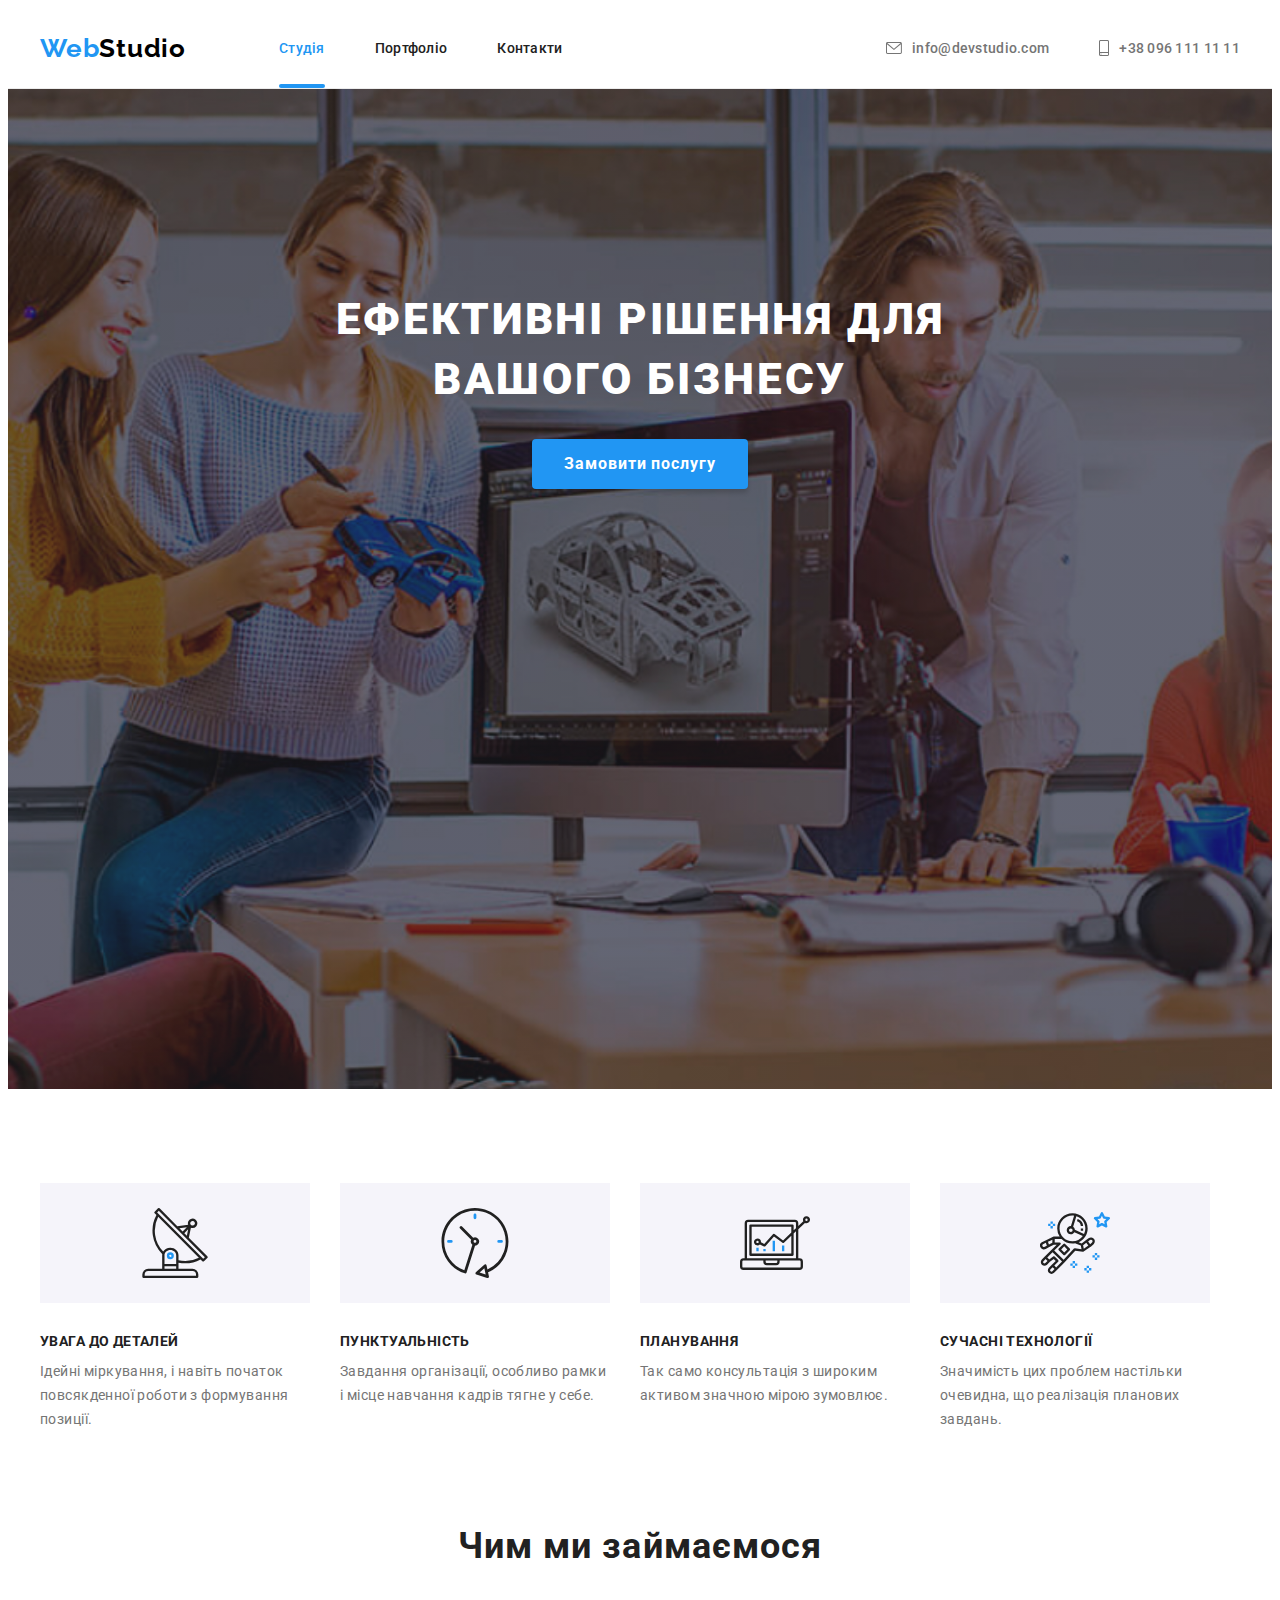
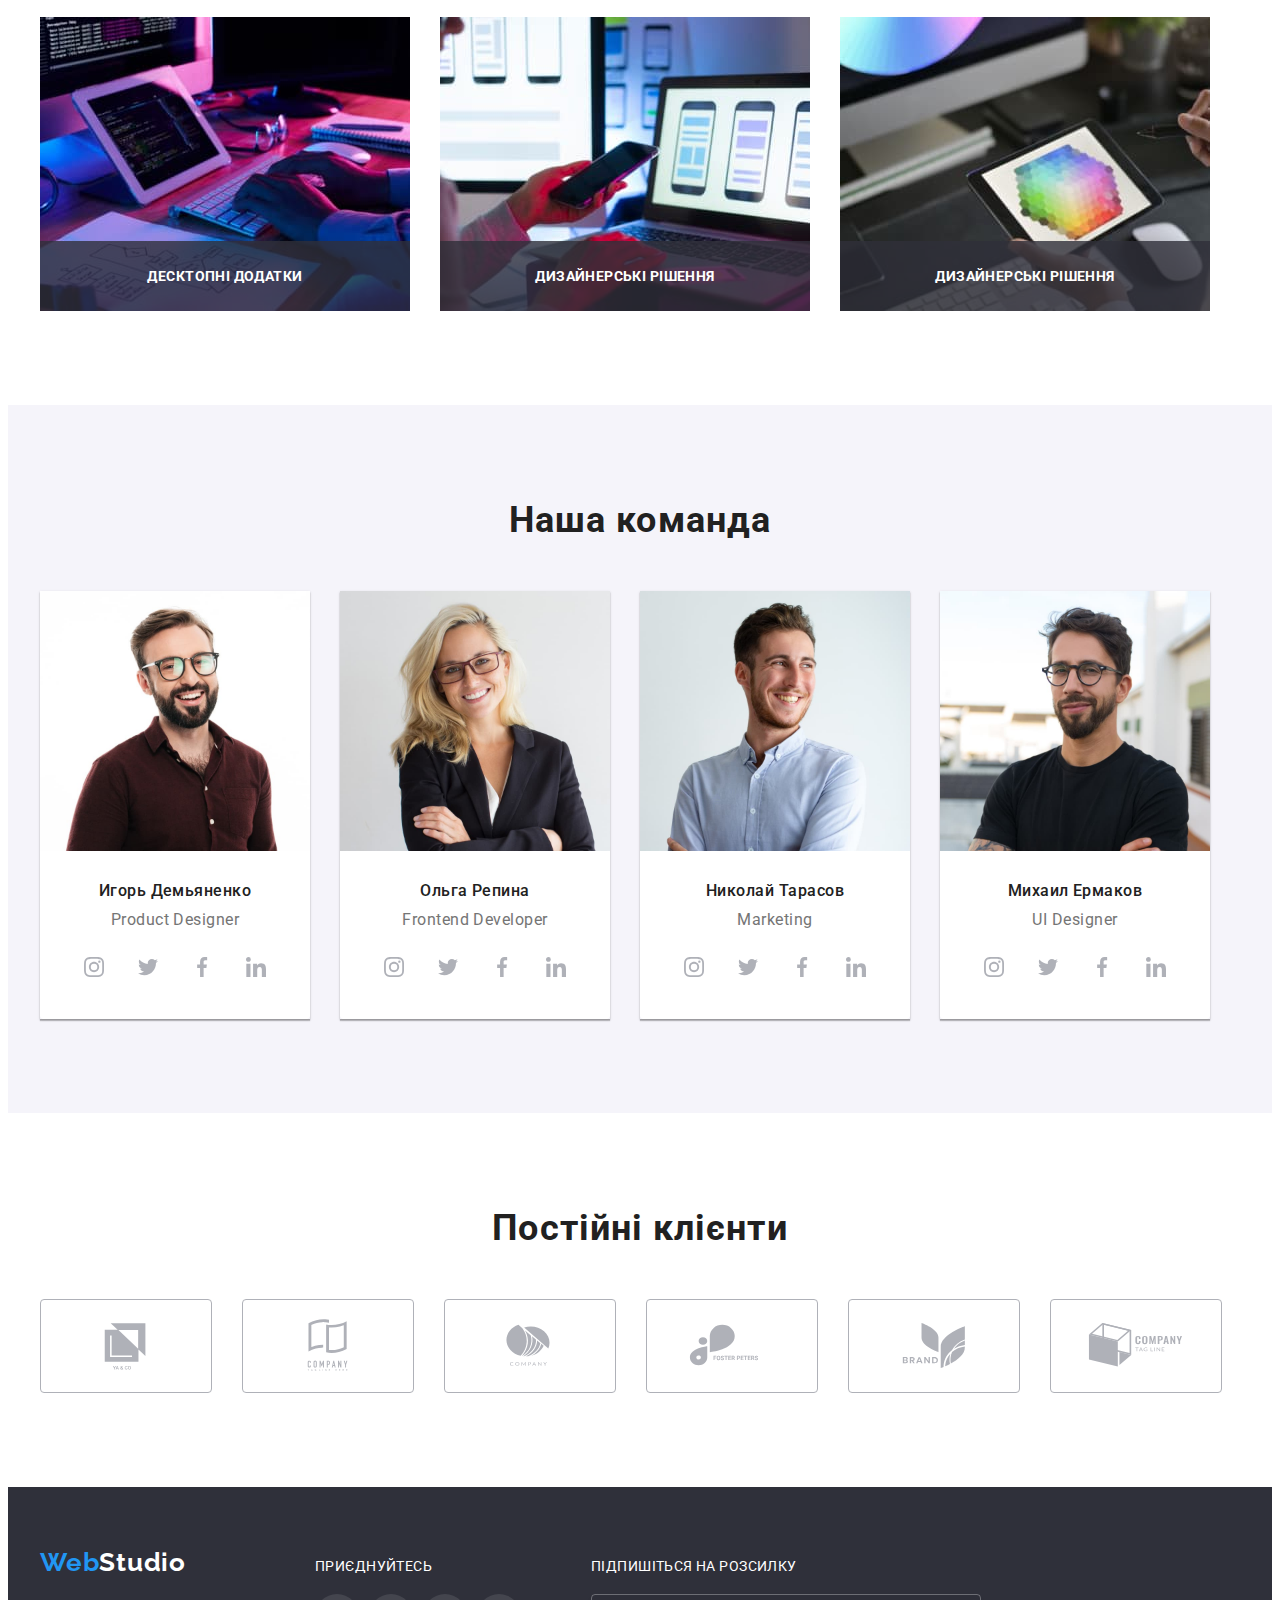
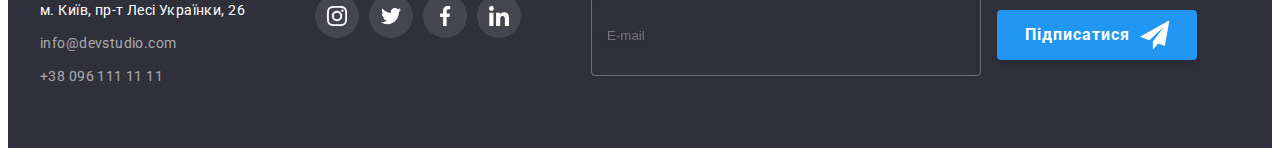
<file: index.html>
<!DOCTYPE html>
<html lang="uk">
  <head>
    <meta charset="UTF-8" />
    <meta http-equiv="X-UA-Compatible" content="IE=edge" />
    <meta name="viewport" content="width=device-width, initial-scale=1.0" />
    <title>Студія</title>
    <link rel="preconnect" href="https://fonts.googleapis.com" />
    <link rel="preconnect" href="https://fonts.gstatic.com" crossorigin />
    <link
      href="https://fonts.googleapis.com/css2?family=Raleway:wght@700&family=Roboto:wght@400;500;700;900&display=swap"
      rel="stylesheet"
    />
    <link
      rel="stylesheet"
      href="https://cdnjs.cloudflare.com/ajax/libs/modern-normalize/1.1.0/modern-normalize.min.css"
      integrity="sha512-wpPYUAdjBVSE4KJnH1VR1HeZfpl1ub8YT/NKx4PuQ5NmX2tKuGu6U/JRp5y+Y8XG2tV+wKQpNHVUX03MfMFn9Q=="
      crossorigin="anonymous"
      referrerpolicy="no-referrer"
    />
    <link rel="stylesheet" href="./css/main.min.css" />
  </head>
  <body>
    <!-- Header section-->
    <header class="header">
      <div class="container header__container">
        <a class="logo header__logo" href=""><span class="logo--accent-clr">Web</span>Studio</a>
        <!-- header navigation -->
        <nav class="nav">
          <ul class="nav__list">
            <li class="nav__item">
              <a class="nav__link nav__link--current" href="">Студія</a>
            </li>
            <li class="nav__item">
              <a class="nav__link" href="./portfolio.html">Портфоліо</a>
            </li>
            <li class="nav__item">
              <a class="nav__link" href="">Контакти</a>
            </li>
          </ul>
        </nav>
        <!-- header auth -->
        <ul class="header__contacts">
          <li class="header__item">
            <a class="header__email" href="mailto:info@devstudio.com"
              ><svg class="header__icons" width="16" height="12">
                <use href="./images/icons.svg#envelope"></use>
              </svg>
              info@devstudio.com
            </a>
          </li>

          <li class="header__item">
            <a class="header__phone" href="tel:+380961111111">
              <svg class="header__icons" width="10" height="16">
                <use href="./images/icons.svg#smartphone"></use>
              </svg>
              +38 096 111 11 11</a
            >
          </li>
        </ul>
      </div>
    </header>
    <!-- main section -->
    <main class="main">
      <!-- Hero section-->
      <section class="hero">
        <div class="container">
          <h1 class="hero__title">
            Ефективні рішення для <br />
            вашого бізнесу
          </h1>
          <button class="btn btn--blue hero__btn" type="button" data-modal-open>
            Замовити послугу
          </button>
        </div>
      </section>
      <!-- Feature section -->
      <section class="feature">
        <div class="container">
          <h2 class="section-title section-title--visually-hidden">Наші переваги</h2>
          <ul class="feature__list">
            <li class="feature__item">
              <div class="feature__thumb">
                <svg class="feature__icons" width="70" height="70">
                  <use href="./images/icons.svg#antenna"></use>
                </svg>
              </div>
              <h3 class="feature__subtitle subtitle">Увага до деталей</h3>
              <p class="feature__desc">
                Ідейні міркування, і навіть початок повсякденної роботи з формування позиції.
              </p>
            </li>

            <li class="feature__item">
              <div class="feature__thumb">
                <svg width="70" height="70">
                  <use class="feature__icons" href="./images/icons.svg#clock"></use>
                </svg>
              </div>
              <h3 class="feature__subtitle subtitle">Пунктуальність</h3>
              <p class="feature__desc">
                Завдання організації, особливо рамки і місце навчання кадрів тягне у себе.
              </p>
            </li>

            <li class="feature__item">
              <div class="feature__thumb">
                <svg class="feature__icons" width="70" height="70">
                  <use href="./images/icons.svg#diagram"></use>
                </svg>
              </div>
              <h3 class="feature__subtitle subtitle">Планування</h3>
              <p class="feature__desc">
                Так само консультація з широким активом значною мірою зумовлює.
              </p>
            </li>

            <li class="feature__item">
              <div class="feature__thumb">
                <svg class="feature__icons" width="70" height="70">
                  <use href="./images/icons.svg#astronaut"></use>
                </svg>
              </div>
              <h3 class="feature__subtitle subtitle">Сучасні технології</h3>
              <p class="feature__desc">
                Значимість цих проблем настільки очевидна, що реалізація планових завдань.
              </p>
            </li>
          </ul>
        </div>
      </section>
      <!-- services section -->
      <section class="services">
        <div class="container">
          <h2 class="section-title services__title">Чим ми займаємося</h2>

          <ul class="services__list">
            <li class="services__item">
              <img
                class="services__foto"
                src="./images/services/1-developer.jpg"
                alt="розробник пише код"
                width="370"
                height="294"
              />
              <div class="services__overlay">
                <h3 class="subtitle subtitle--mode-ligth">Десктопні додатки</h3>
              </div>
            </li>

            <li class="services__item">
              <img
                class="services__foto"
                src="./images/services/2-mobapp.jpg"
                alt="розробка мобільних додатків"
                width="370"
                height="294"
              />
              <div class="services__overlay">
                <h3 class="subtitle subtitle--mode-ligth">Дизайнерські рішення</h3>
              </div>
            </li>

            <li class="services__item">
              <img
                class="services__foto"
                src="./images/services/3-webdesigner.jpg"
                alt="веб-дизайнер підбирає колір"
                width="370"
                height="294"
              />
              <div class="services__overlay">
                <h3 class="subtitle subtitle--mode-ligth">Дизайнерські рішення</h3>
              </div>
            </li>
          </ul>
        </div>
      </section>
      <!--team section-->
      <section class="team">
        <div class="container">
          <h2 class="section-title team__title">Наша команда</h2>

          <ul class="team__list">
            <li class="team__item">
              <img
                class="team__foto"
                src="./images/team/proddesigner.jpg"
                alt="Игорь Демьяненко"
                width="270"
                height="260"
              />
              <div class="team__wrapper">
                <h3 class="team__name">Игорь Демьяненко</h3>
                <p class="team__desc" lang="en">Product Designer</p>
                <ul class="socials team__socials">
                  <li class="socials__item">
                    <a
                      class="socials__link"
                      href=""
                      target="_blank"
                      rel="noopener noreferrer"
                      aria-label="instagram"
                    >
                      <svg class="socials__icon socials__icon--mode-light" width="20" height="20">
                        <use href="./images/icons.svg#instagram"></use>
                      </svg>
                    </a>
                  </li>
                  <li class="socials__item">
                    <a
                      class="socials__link"
                      href=""
                      target="_blank"
                      rel="noopener noreferrer"
                      aria-label="twitter"
                    >
                      <svg class="socials__icon socials__icon--mode-light" width="20" height="20">
                        <use href="./images/icons.svg#twitter"></use>
                      </svg>
                    </a>
                  </li>
                  <li class="socials__item">
                    <a
                      class="socials__link"
                      href=""
                      target="_blank"
                      rel="noopener noreferrer"
                      aria-label="facebook"
                    >
                      <svg class="socials__icon socials__icon--mode-light" width="20" height="20">
                        <use href="./images/icons.svg#facebook"></use>
                      </svg>
                    </a>
                  </li>
                  <li class="socials__item">
                    <a
                      class="socials__link"
                      href=""
                      target="_blank"
                      rel="noopener noreferrer"
                      aria-label="linkedin"
                    >
                      <svg class="socials__icon socials__icon--mode-light" width="20" height="20">
                        <use href="./images/icons.svg#linkedin"></use></svg
                    ></a>
                  </li>
                </ul>
              </div>
            </li>

            <li class="team__item">
              <img
                class="team__foto"
                src="./images/team/developer.jpg"
                alt="Ольга Репина"
                width="270"
                height="260"
              />
              <div class="team__wrapper">
                <h3 class="team__name">Ольга Репина</h3>
                <p class="team__desc" lang="en">Frontend Developer</p>
                <ul class="socials team__socials">
                  <li class="socials__item">
                    <a
                      class="socials__link"
                      href=""
                      target="_blank"
                      rel="noopener noreferrer"
                      aria-label="instagram"
                    >
                      <svg class="socials__icon socials__icon--mode-light" width="20" height="20">
                        <use href="./images/icons.svg#instagram"></use>
                      </svg>
                    </a>
                  </li>
                  <li class="socials__item">
                    <a
                      class="socials__link"
                      href=""
                      target="_blank"
                      rel="noopener noreferrer"
                      aria-label="twitter"
                    >
                      <svg class="socials__icon socials__icon--mode-light" width="20" height="20">
                        <use href="./images/icons.svg#twitter"></use>
                      </svg>
                    </a>
                  </li>
                  <li class="socials__item">
                    <a
                      class="socials__link"
                      href=""
                      target="_blank"
                      rel="noopener noreferrer"
                      aria-label="facebook"
                    >
                      <svg class="socials__icon socials__icon--mode-light" width="20" height="20">
                        <use href="./images/icons.svg#facebook"></use>
                      </svg>
                    </a>
                  </li>
                  <li class="socials__item">
                    <a
                      class="socials__link"
                      href=""
                      target="_blank"
                      rel="noopener noreferrer"
                      aria-label="linkedin"
                    >
                      <svg class="socials__icon socials__icon--mode-light" width="20" height="20">
                        <use href="./images/icons.svg#linkedin"></use></svg
                    ></a>
                  </li>
                </ul>
              </div>
            </li>

            <li class="team__item">
              <img
                class="team__foto"
                src="./images/team/marketing.jpg"
                alt="Николай Тарасов"
                width="270"
                height="260"
              />
              <div class="team__wrapper">
                <h3 class="team__name">Николай Тарасов</h3>
                <p class="team__desc" lang="en">Marketing</p>
                <ul class="socials team__socials">
                  <li class="socials__item">
                    <a
                      class="socials__link"
                      href=""
                      target="_blank"
                      rel="noopener noreferrer"
                      aria-label="instagram"
                    >
                      <svg class="socials__icon socials__icon--mode-light" width="20" height="20">
                        <use href="./images/icons.svg#instagram"></use>
                      </svg>
                    </a>
                  </li>
                  <li class="socials__item">
                    <a
                      class="socials__link"
                      href=""
                      target="_blank"
                      rel="noopener noreferrer"
                      aria-label="twitter"
                    >
                      <svg class="socials__icon socials__icon--mode-light" width="20" height="20">
                        <use href="./images/icons.svg#twitter"></use>
                      </svg>
                    </a>
                  </li>
                  <li class="socials__item">
                    <a
                      class="socials__link"
                      href=""
                      target="_blank"
                      rel="noopener noreferrer"
                      aria-label="facebook"
                    >
                      <svg class="socials__icon socials__icon--mode-light" width="20" height="20">
                        <use href="./images/icons.svg#facebook"></use>
                      </svg>
                    </a>
                  </li>
                  <li class="socials__item">
                    <a
                      class="socials__link"
                      href=""
                      target="_blank"
                      rel="noopener noreferrer"
                      aria-label="linkedin"
                    >
                      <svg class="socials__icon socials__icon--mode-light" width="20" height="20">
                        <use href="./images/icons.svg#linkedin"></use></svg
                    ></a>
                  </li>
                </ul>
              </div>
            </li>

            <li class="team__item">
              <img
                class="team__foto"
                src="./images/team/uidesigner.jpg"
                alt="Михаил Ермаков"
                width="270"
                height="260"
              />
              <div class="team__wrapper">
                <h3 class="team__name">Михаил Ермаков</h3>
                <p class="team__desc" lang="en">UI Designer</p>
                <ul class="socials team__socials">
                  <li class="socials__item">
                    <a
                      class="socials__link"
                      href=""
                      target="_blank"
                      rel="noopener noreferrer"
                      aria-label="instagram"
                    >
                      <svg class="socials__icon socials__icon--mode-light" width="20" height="20">
                        <use href="./images/icons.svg#instagram"></use>
                      </svg>
                    </a>
                  </li>
                  <li class="socials__item">
                    <a
                      class="socials__link"
                      href=""
                      target="_blank"
                      rel="noopener noreferrer"
                      aria-label="twitter"
                    >
                      <svg class="socials__icon socials__icon--mode-light" width="20" height="20">
                        <use href="./images/icons.svg#twitter"></use>
                      </svg>
                    </a>
                  </li>
                  <li class="socials__item">
                    <a
                      class="socials__link"
                      href=""
                      target="_blank"
                      rel="noopener noreferrer"
                      aria-label="facebook"
                    >
                      <svg class="socials__icon socials__icon--mode-light" width="20" height="20">
                        <use href="./images/icons.svg#facebook"></use>
                      </svg>
                    </a>
                  </li>
                  <li class="socials__item">
                    <a
                      class="socials__link"
                      href=""
                      target="_blank"
                      rel="noopener noreferrer"
                      aria-label="linkedin"
                    >
                      <svg class="socials__icon socials__icon--mode-light" width="20" height="20">
                        <use href="./images/icons.svg#linkedin"></use></svg
                    ></a>
                  </li>
                </ul>
              </div>
            </li>
          </ul>
        </div>
      </section>
      <!-- clients section -->
      <section class="clients">
        <div class="container">
          <h2 class="section-title clients__title">Постійні клієнти</h2>
          <ul class="clients__list">
            <li class="clients__item">
              <a
                class="clients__link"
                href=""
                target="_blank"
                rel="noopener noreferrer"
                aria-label="логотип компанії 1"
              >
                <svg class="clients__icons" width="106" height="60">
                  <use href="./images/icons.svg#logo-1"></use>
                </svg>
              </a>
            </li>
            <li class="clients__item">
              <a
                class="clients__link"
                href=""
                target="_blank"
                rel="noopener noreferrer"
                aria-label="логотип компанії 2"
              >
                <svg class="clients__icons" width="106" height="60">
                  <use href="./images/icons.svg#logo-2"></use>
                </svg>
              </a>
            </li>
            <li class="clients__item">
              <a
                class="clients__link"
                href=""
                target="_blank"
                rel="noopener noreferrer"
                aria-label="логотип компанії 3"
              >
                <svg class="clients__icons" width="106" height="60">
                  <use href="./images/icons.svg#logo-3"></use>
                </svg>
              </a>
            </li>
            <li class="clients__item">
              <a
                class="clients__link"
                href=""
                target="_blank"
                rel="noopener noreferrer"
                aria-label="логотип компанії 4"
              >
                <svg class="clients__icons" width="106" height="60">
                  <use href="./images/icons.svg#logo-4"></use>
                </svg>
              </a>
            </li>
            <li class="clients__item">
              <a
                class="clients__link"
                href=""
                target="_blank"
                rel="noopener noreferrer"
                aria-label="логотип компанії 5"
              >
                <svg class="clients__icons" width="106" height="60">
                  <use href="./images/icons.svg#logo-5"></use>
                </svg>
              </a>
            </li>
            <li class="clients__item">
              <a
                class="clients__link"
                href=""
                target="_blank"
                rel="noopener noreferrer"
                aria-label="логотип компанії 6"
              >
                <svg class="clients__icons" width="106" height="60">
                  <use href="./images/icons.svg#logo-6"></use>
                </svg>
              </a>
            </li>
          </ul>
        </div>
      </section>
    </main>
    <!-- footer section -->
    <footer class="footer">
      <div class="container footer__container">
        <div class="footer__group">
          <a class="logo footer__logo" href="./index.html">
            <span class="logo--accent-clr">Web</span>Studio
          </a>
          <address class="footer__address">
            <p class="footer__desc">м. Київ, пр-т Лесі Українки, 26</p>
            <ul class="footer__list">
              <li class="footer__item">
                <a class="link footer__email" href="mailto:info@devstudio.com"
                  >info@devstudio.com</a
                >
              </li>
              <li class="footer__item">
                <a class="link footer__phone" href="tel:+380961111111">+38 096 111 11 11</a>
              </li>
            </ul>
          </address>
        </div>
        <div class="footer__group">
          <p class="footer__subtitle subtitle subtitle--mode-ligth">приєднуйтесь</p>
          <ul class="socials">
            <li class="socials__item">
              <a
                class="socials__link socials__link--mode-dark"
                href=""
                target="_blank"
                rel="noopener noreferrer"
                aria-label="instagram"
              >
                <svg class="socials__icon socials__icon--mode-dark" width="20" height="20">
                  <use href="./images/icons.svg#instagram"></use>
                </svg>
              </a>
            </li>

            <li class="socials__item">
              <a
                class="socials__link socials__link--mode-dark"
                href=""
                target="_blank"
                rel="noopener noreferrer"
                aria-label="twitter"
              >
                <svg class="socials__icon socials__icon--mode-dark" width="20" height="20">
                  <use href="./images/icons.svg#twitter"></use>
                </svg>
              </a>
            </li>

            <li class="socials__item">
              <a
                class="socials__link socials__link--mode-dark"
                href=""
                target="_blank"
                rel="noopener noreferrer"
                aria-label="facebook"
              >
                <svg class="socials__icon socials__icon--mode-dark" width="20" height="20">
                  <use href="./images/icons.svg#facebook"></use>
                </svg>
              </a>
            </li>

            <li class="socials__item">
              <a
                class="socials__link socials__link--mode-dark"
                href=""
                target="_blank"
                rel="noopener noreferrer"
                aria-label="linkedin"
              >
                <svg class="socials__icon socials__icon--mode-dark" width="20" height="20">
                  <use href="./images/icons.svg#linkedin"></use></svg
              ></a>
            </li>
          </ul>
        </div>
        <div class="subscrib-form">
          <p class="footer__subtitle subtitle subtitle--mode-ligth">Підпишіться на розсилку</p>
          <label class="subscrib-form__label">
            <input
              class="subscrib-form__input"
              type="email"
              placeholder="E-mail"
              name="user-mail-send"
            />
          </label>
          <button class="btn btn--blue subscrib-form__btn" type="submit">
            Підписатися
            <svg class="subscrib-form__icon">
              <use href="./images/icons.svg#send"></use>
            </svg>
          </button>
        </div>
      </div>
    </footer>
    <!-- Modal window -->
    <div class="backdrop backdrop--is-hidden" data-modal>
      <div class="modal">
        <button class="btn modal__btn" type="button" data-modal-close>
          <svg class="modal__close-icon" width="11" height="11">
            <use href="./images/icons.svg#close"></use>
          </svg>
        </button>
        <form class="form">
          <strong class="form__title">Залиште свої дані, ми вам передзвонимо</strong>
          <div class="form__group" role="group">
            <label class="form__wrap">
              <span class="form__label">Ім'я</span>
              <input class="form__input" type="text" name="user-name" />
              <svg class="form__icon" width="18" height="18">
                <use href="./images/icons.svg#person-black"></use>
              </svg>
            </label>
            <label class="form__wrap">
              <span class="form__label">Телефон</span>
              <input class="form__input" type="tel" name="user-tel" />
              <svg class="form__icon" width="18" height="18">
                <use href="./images/icons.svg#phone-black"></use>
              </svg>
            </label>
            <label class="form__wrap">
              <span class="form__label">Пошта</span>
              <input class="form__input" type="email" name="user-email" />
              <svg class="form__icon" width="18" height="18">
                <use href="./images/icons.svg#email-black"></use>
              </svg>
            </label>
            <label class="form__wrap">
              <span class="form__label">Коментар</span>
              <textarea
                class="form__message"
                name="user-message"
                rows="10"
                placeholder="Введіть текст"
              ></textarea>
            </label>
          </div>
          <label class="form__agreement">
            <input
              class="form__checkbox form__checkbox--visually-hidden"
              type="checkbox"
              name="agreement"
            />
            <svg class="form__checkbox-icon" width="16" height="15">
              <use
                class="form__checkbox-icon--check"
                href="./images/icons.svg#icon-check-blue"
              ></use>
              <use class="form__checkbox-icon--uncheck" href="./images/icons.svg#nocheck"></use>
            </svg>

            <span class="form__agreement-txt"
              >Погоджуюся з розсилкою та приймаю
              <a class="form__agreement-link" href="">Умови договору</a></span
            >
          </label>
          <button class="form__btn btn btn--blue" type="submit">Відправити</button>
        </form>
      </div>
    </div>
    <script src="./js/modal.js"></script>
  </body>
</html>
</file>
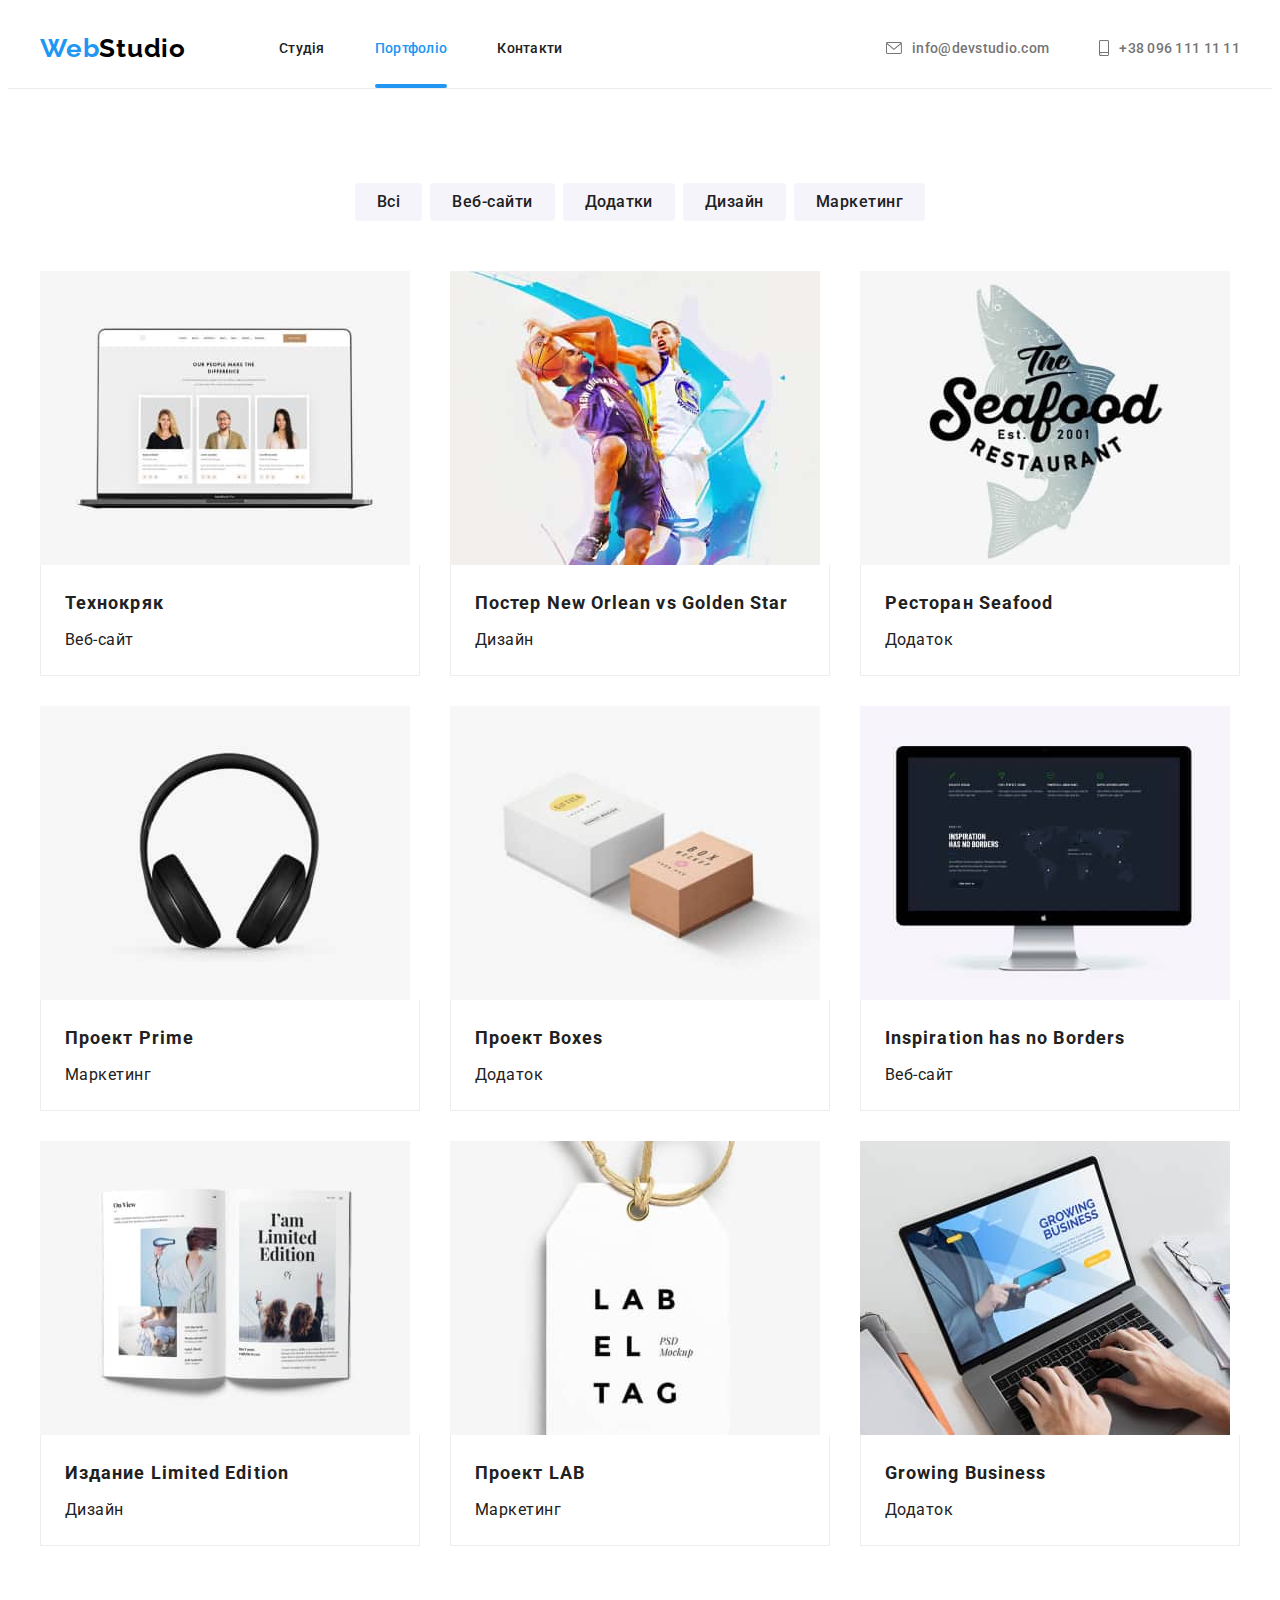
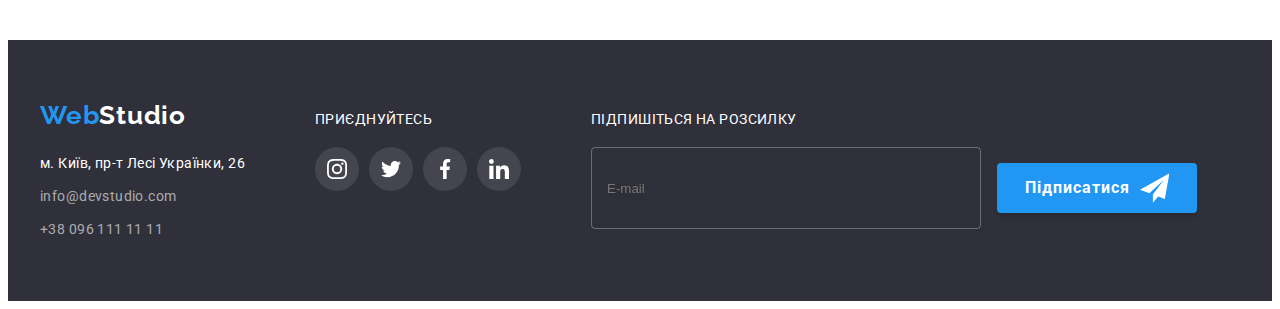
<file: portfolio.html>
<!DOCTYPE html>
<html lang="ru">
  <head>
    <meta charset="UTF-8" />
    <meta http-equiv="X-UA-Compatible" content="IE=edge" />
    <meta name="viewport" content="width=device-width, initial-scale=1.0" />
    <title>Портфоліо</title>
    <link rel="preconnect" href="https://fonts.googleapis.com" />
    <link rel="preconnect" href="https://fonts.gstatic.com" crossorigin />
    <link
      href="https://fonts.googleapis.com/css2?family=Raleway:wght@700&family=Roboto:wght@400;500;700;900&display=swap"
      rel="stylesheet"
    />
    <link
      rel="stylesheet"
      href="https://cdnjs.cloudflare.com/ajax/libs/modern-normalize/1.1.0/modern-normalize.min.css"
      integrity="sha512-wpPYUAdjBVSE4KJnH1VR1HeZfpl1ub8YT/NKx4PuQ5NmX2tKuGu6U/JRp5y+Y8XG2tV+wKQpNHVUX03MfMFn9Q=="
      crossorigin="anonymous"
      referrerpolicy="no-referrer"
    />
    <link rel="stylesheet" href="./css/main.min.css" />
  </head>
  <body>
    <!-- Header section-->
    <header class="header">
      <div class="container header__container">
        <a class="logo header__logo" href=""><span class="logo--accent-clr">Web</span>Studio</a>
        <!-- header navigation -->
        <nav class="nav">
          <ul class="nav__list">
            <li class="nav__item">
              <a class="nav__link" href="./index.html">Студія</a>
            </li>
            <li class="nav__item">
              <a class="nav__link nav__link--current" href="">Портфоліо</a>
            </li>
            <li class="nav__item">
              <a class="nav__link" href="">Контакти</a>
            </li>
          </ul>
        </nav>
        <!-- header auth -->
        <ul class="header__contacts">
          <li class="header__item">
            <a class="header__email" href="mailto:info@devstudio.com"
              ><svg class="header__icons" width="16" height="12">
                <use href="./images/icons.svg#envelope"></use>
              </svg>
              info@devstudio.com</a
            >
          </li>

          <li class="header__item">
            <a class="header__phone" href="tel:+380961111111">
              <svg class="header__icons" width="10" height="16">
                <use href="./images/icons.svg#smartphone"></use>
              </svg>
              +38 096 111 11 11</a
            >
          </li>
        </ul>
      </div>
    </header>
    <!-- main section -->
    <main class="main">
      <!-- Portfolio section -->
      <section class="portfolio">
        <div class="container">
          <h1 class="section-title section-title--visually-hidden">Портфоліо</h1>
          <!-- Filter portfolio -->
          <ul class="filter filter--bottom">
            <li class="filter__item">
              <button class="btn filter__btn" type="button">Всі</button>
            </li>
            <li class="filter__item">
              <button class="btn filter__btn" type="button">Веб-сайти</button>
            </li>
            <li class="filter__item">
              <button class="btn filter__btn" type="button">Додатки</button>
            </li>
            <li class="filter__item">
              <button class="btn filter__btn" type="button">Дизайн</button>
            </li>
            <li class="filter__item">
              <button class="btn filter__btn" type="button">Маркетинг</button>
            </li>
          </ul>
          <!-- portfolio list -->
          <ul class="card-set">
            <li class="card-set__item">
              <a class="card-set__card" href="">
                <div class="card-set__picture">
                  <img
                    class="card-set__img"
                    src="./images/portfolio/technokryak.jpg"
                    alt="веб-сайт технокряк"
                    width="370"
                    height="294"
                  />
                  <div class="card-set__overlay">
                    <p class="card-set__txt">
                      Ресурс пропонує комплексні пропозиції з різним рівнем функціоналу та сервісів.
                      Все це дозволить відвідувачу отримати вичерпні відомості про компанію чи
                      приватну особу.
                    </p>
                  </div>
                </div>
                <div class="card-set__content">
                  <h2 class="card-set__title">Технокряк</h2>
                  <p class="card-set__desc">Веб-сайт</p>
                </div>
              </a>
            </li>

            <li class="card-set__item">
              <a class="card-set__card" href="">
                <div class="card-set__picture">
                  <img
                    class="card-set__img"
                    src="./images/portfolio/neworlean.jpg"
                    alt="Постер New Orlean vs Golden Star"
                    width="370"
                    height="294"
                  />
                  <div class="card-set__overlay">
                    <p class="card-set__txt">
                      Ресурс пропонує комплексні пропозиції з різним рівнем функціоналу та сервісів.
                      Все це дозволить відвідувачу отримати вичерпні відомості про компанію чи
                      приватну особу.
                    </p>
                  </div>
                </div>

                <div class="card-set__content">
                  <h2 class="card-set__title">
                    Постер <span lang="en">New Orlean vs Golden Star </span>
                  </h2>
                  <p class="card-set__desc">Дизайн</p>
                </div>
              </a>
            </li>

            <li class="card-set__item">
              <a href="" class="card-set__card">
                <div class="card-set__picture">
                  <img
                    class="card-set__img"
                    src="./images/portfolio/seafood.jpg"
                    alt="Приложение ресторана Seafood"
                    width="370"
                    height="294"
                  />
                  <div class="card-set__overlay">
                    <p class="card-set__txt">
                      Ресурс пропонує комплексні пропозиції з різним рівнем функціоналу та сервісів.
                      Все це дозволить відвідувачу отримати вичерпні відомості про компанію чи
                      приватну особу.
                    </p>
                  </div>
                </div>
                <div class="card-set__content">
                  <h2 class="card-set__title">Ресторан <span lang="en">Seafood</span></h2>
                  <p class="card-set__desc">Додаток</p>
                </div>
              </a>
            </li>

            <li class="card-set__item">
              <a href="" class="card-set__card">
                <div class="card-set__picture">
                  <img
                    class="card-set__img"
                    src="./images/portfolio/prime.jpg"
                    alt="Проект Prime"
                    width="370"
                    height="294"
                  />
                  <div class="card-set__overlay">
                    <p class="card-set__txt">
                      Ресурс пропонує комплексні пропозиції з різним рівнем функціоналу та сервісів.
                      Все це дозволить відвідувачу отримати вичерпні відомості про компанію чи
                      приватну особу.
                    </p>
                  </div>
                </div>

                <div class="card-set__content">
                  <h2 class="card-set__title">Проект <span lang="en">Prime</span></h2>
                  <p class="card-set__desc">Маркетинг</p>
                </div>
              </a>
            </li>

            <li class="card-set__item">
              <a href="" class="card-set__card">
                <div class="card-set__picture">
                  <img
                    class="card-set__jpg"
                    src="./images/portfolio/boxes.jpg"
                    alt="Проект Boxes"
                    width="370"
                    height="294"
                  />
                  <div class="card-set__overlay">
                    <p class="card-set__txt">
                      Ресурс пропонує комплексні пропозиції з різним рівнем функціоналу та сервісів.
                      Все це дозволить відвідувачу отримати вичерпні відомості про компанію чи
                      приватну особу.
                    </p>
                  </div>
                </div>

                <div class="card-set__content">
                  <h2 class="card-set__title">Проект <span>Boxes</span></h2>
                  <p class="card-set__desc">Додаток</p>
                </div>
              </a>
            </li>

            <li class="card-set__item">
              <a href="" class="card-set__card">
                <div class="card-set__picture">
                  <img
                    class="card-set__jpg"
                    src="./images/portfolio/inspiration.jpg"
                    alt="Веб-сайт Inspiration has no Borders"
                    width="370"
                    height="294"
                  />
                  <div class="card-set__overlay">
                    <p class="card-set__txt">
                      Ресурс пропонує комплексні пропозиції з різним рівнем функціоналу та сервісів.
                      Все це дозволить відвідувачу отримати вичерпні відомості про компанію чи
                      приватну особу.
                    </p>
                  </div>
                </div>

                <div class="card-set__content">
                  <h2 class="card-set__title" lang="en">Inspiration has no Borders</h2>
                  <p class="card-set__desc">Веб-сайт</p>
                </div>
              </a>
            </li>

            <li class="card-set__item">
              <a href="" class="card-set__card">
                <div class="card-set__picture">
                  <img
                    class="card-set__ipg"
                    src="./images/portfolio/limited.jpg"
                    alt="дизайн издания Limited Edition"
                    width="370"
                    height="294"
                  />
                  <div class="card-set__overlay">
                    <p class="card-set__txt">
                      Ресурс пропонує комплексні пропозиції з різним рівнем функціоналу та сервісів.
                      Все це дозволить відвідувачу отримати вичерпні відомості про компанію чи
                      приватну особу.
                    </p>
                  </div>
                </div>

                <div class="card-set__content">
                  <h2 class="card-set__title">Издание <span lang="en">Limited Edition</span></h2>
                  <p class="card-set__desc">Дизайн</p>
                </div>
              </a>
            </li>

            <li class="card-set__item">
              <a href="" class="card-set__card">
                <div class="card-set__picture">
                  <img
                    class="card-set__ipg"
                    src="./images/portfolio/lab.jpg"
                    alt="Проект LAB"
                    width="370"
                    height="294"
                  />
                  <div class="card-set__overlay">
                    <p class="card-set__txt">
                      Ресурс пропонує комплексні пропозиції з різним рівнем функціоналу та сервісів.
                      Все це дозволить відвідувачу отримати вичерпні відомості про компанію чи
                      приватну особу.
                    </p>
                  </div>
                </div>

                <div class="card-set__content">
                  <h2 class="card-set__title">Проект <span lang="en">LAB</span></h2>
                  <p class="card-set__desc">Маркетинг</p>
                </div>
              </a>
            </li>

            <li class="card-set__item">
              <a href="" class="card-set__card">
                <div class="card-set__picture">
                  <img
                    class="card-set__ipg"
                    src="./images/portfolio/growing.jpg"
                    alt="Приложение Growing Business"
                    width="370"
                    height="294"
                  />
                  <div class="card-set__overlay">
                    <p class="card-set__txt">
                      Ресурс пропонує комплексні пропозиції з різним рівнем функціоналу та сервісів.
                      Все це дозволить відвідувачу отримати вичерпні відомості про компанію чи
                      приватну особу.
                    </p>
                  </div>
                </div>

                <div class="card-set__content">
                  <h2 class="card-set__title" lang="en">Growing Business</h2>
                  <p class="card-set__desc">Додаток</p>
                </div>
              </a>
            </li>
          </ul>
        </div>
      </section>
    </main>
    <!-- footer section -->
    <footer class="footer">
      <div class="container footer__container">
        <div class="footer__group">
          <a class="logo footer__logo" href="./index.html">
            <span class="logo--accent-clr">Web</span>Studio
          </a>
          <address class="footer__address">
            <p class="footer__desc">м. Київ, пр-т Лесі Українки, 26</p>
            <ul class="footer__list">
              <li class="footer__item">
                <a class="footer__email" href="mailto:info@devstudio.com">info@devstudio.com</a>
              </li>
              <li class="footer__item">
                <a class="footer__phone" href="tel:+380961111111">+38 096 111 11 11</a>
              </li>
            </ul>
          </address>
        </div>
        <div class="footer__group">
          <p class="footer__subtitle subtitle subtitle--mode-ligth">приєднуйтесь</p>
          <ul class="socials">
            <li class="socials__item">
              <a
                class="socials__link socials__link--mode-dark"
                href=""
                target="_blank"
                rel="noopener noreferrer"
                aria-label="instagram"
              >
                <svg class="socials__icon socials__icon--mode-dark" width="20" height="20">
                  <use href="./images/icons.svg#instagram"></use>
                </svg>
              </a>
            </li>

            <li class="socials__item">
              <a
                class="socials__link socials__link--mode-dark"
                href=""
                target="_blank"
                rel="noopener noreferrer"
                aria-label="twitter"
              >
                <svg class="socials__icon socials__icon--mode-dark" width="20" height="20">
                  <use href="./images/icons.svg#twitter"></use>
                </svg>
              </a>
            </li>

            <li class="socials__item">
              <a
                class="socials__link socials__link--mode-dark"
                href=""
                target="_blank"
                rel="noopener noreferrer"
                aria-label="facebook"
              >
                <svg class="socials__icon socials__icon--mode-dark" width="20" height="20">
                  <use href="./images/icons.svg#facebook"></use>
                </svg>
              </a>
            </li>

            <li class="socials__item">
              <a
                class="socials__link socials__link--mode-dark"
                href=""
                target="_blank"
                rel="noopener noreferrer"
                aria-label="linkedin"
              >
                <svg class="socials__icon socials__icon--mode-dark" width="20" height="20">
                  <use href="./images/icons.svg#linkedin"></use></svg
              ></a>
            </li>
          </ul>
        </div>
        <div class="subscrib-form">
          <p class="footer__subtitle subtitle subtitle--mode-ligth">Підпишіться на розсилку</p>
          <label class="subscrib-form__label">
            <input
              class="subscrib-form__input"
              type="email"
              placeholder="E-mail"
              name="user-mail-send"
            />
          </label>
          <button class="btn btn--blue subscrib-form__btn" type="submit">
            Підписатися
            <svg class="subscrib-form__icon">
              <use href="./images/icons.svg#send"></use>
            </svg>
          </button>
        </div>
      </div>
    </footer>
  </body>
</html>
</file>
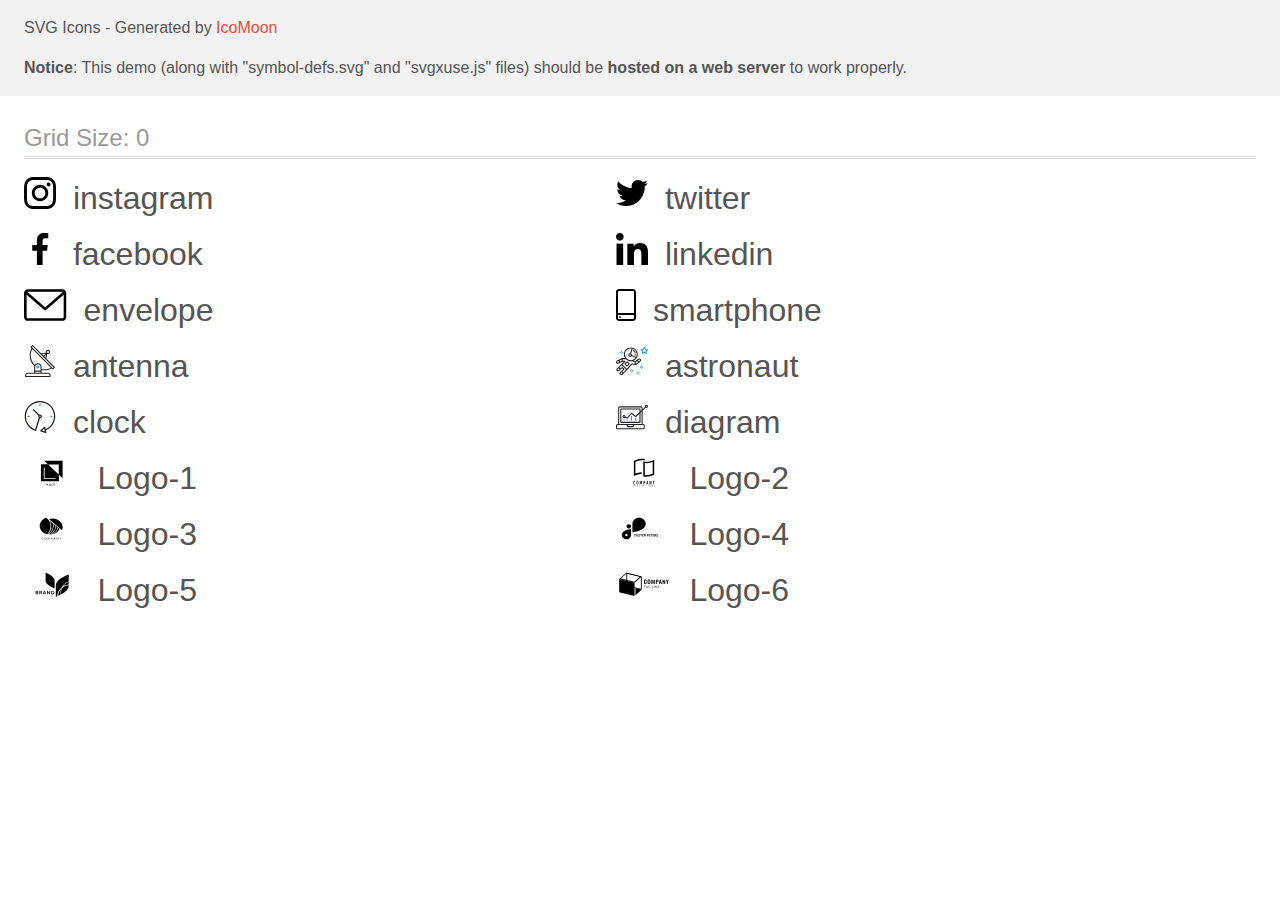
<file: images/icons/icomoon/demo-external-svg.html>
<!doctype html>
<html>
<head>
    <title>IcoMoon - SVG Icons</title>
    <meta charset="utf-8">
    <meta name="viewport" content="width=device-width, initial-scale=1">
    <link rel="stylesheet" href="demo-files/demo.css">
    <link rel="stylesheet" href="style.css">
</head>
<body>
<header class="bgc1 clearfix">
<div class="mhl">
    <p>SVG Icons - Generated by <a href="https://icomoon.io/app">IcoMoon</a></p><p><strong>Notice</strong>: This demo (along with "symbol-defs.svg" and "svgxuse.js" files) should be <b>hosted on a web server</b> to work properly.</p>
</div>
</header>
    <div class="clearfix mhl ptl">
        <h1 class="mvm mtn fgc1">Grid Size: 0</h1>
        <div class="glyph fs1">
            <div class="clearfix pbs">
                <svg class="icon instagram"><use xlink:href="symbol-defs.svg#instagram"></use></svg><span class="name"> instagram</span>
            </div>
        </div>
        <div class="glyph fs1">
            <div class="clearfix pbs">
                <svg class="icon twitter"><use xlink:href="symbol-defs.svg#twitter"></use></svg><span class="name"> twitter</span>
            </div>
        </div>
        <div class="glyph fs1">
            <div class="clearfix pbs">
                <svg class="icon facebook"><use xlink:href="symbol-defs.svg#facebook"></use></svg><span class="name"> facebook</span>
            </div>
        </div>
        <div class="glyph fs1">
            <div class="clearfix pbs">
                <svg class="icon linkedin"><use xlink:href="symbol-defs.svg#linkedin"></use></svg><span class="name"> linkedin</span>
            </div>
        </div>
        <div class="glyph fs1">
            <div class="clearfix pbs">
                <svg class="icon envelope"><use xlink:href="symbol-defs.svg#envelope"></use></svg><span class="name"> envelope</span>
            </div>
        </div>
        <div class="glyph fs1">
            <div class="clearfix pbs">
                <svg class="icon smartphone"><use xlink:href="symbol-defs.svg#smartphone"></use></svg><span class="name"> smartphone</span>
            </div>
        </div>
        <div class="glyph fs1">
            <div class="clearfix pbs">
                <svg class="icon antenna"><use xlink:href="symbol-defs.svg#antenna"></use></svg><span class="name"> antenna</span>
            </div>
        </div>
        <div class="glyph fs1">
            <div class="clearfix pbs">
                <svg class="icon astronaut"><use xlink:href="symbol-defs.svg#astronaut"></use></svg><span class="name"> astronaut</span>
            </div>
        </div>
        <div class="glyph fs1">
            <div class="clearfix pbs">
                <svg class="icon clock"><use xlink:href="symbol-defs.svg#clock"></use></svg><span class="name"> clock</span>
            </div>
        </div>
        <div class="glyph fs1">
            <div class="clearfix pbs">
                <svg class="icon diagram"><use xlink:href="symbol-defs.svg#diagram"></use></svg><span class="name"> diagram</span>
            </div>
        </div>
        <div class="glyph fs1">
            <div class="clearfix pbs">
                <svg class="icon Logo-1"><use xlink:href="symbol-defs.svg#Logo-1"></use></svg><span class="name"> Logo-1</span>
            </div>
        </div>
        <div class="glyph fs1">
            <div class="clearfix pbs">
                <svg class="icon Logo-2"><use xlink:href="symbol-defs.svg#Logo-2"></use></svg><span class="name"> Logo-2</span>
            </div>
        </div>
        <div class="glyph fs1">
            <div class="clearfix pbs">
                <svg class="icon Logo-3"><use xlink:href="symbol-defs.svg#Logo-3"></use></svg><span class="name"> Logo-3</span>
            </div>
        </div>
        <div class="glyph fs1">
            <div class="clearfix pbs">
                <svg class="icon Logo-4"><use xlink:href="symbol-defs.svg#Logo-4"></use></svg><span class="name"> Logo-4</span>
            </div>
        </div>
        <div class="glyph fs1">
            <div class="clearfix pbs">
                <svg class="icon Logo-5"><use xlink:href="symbol-defs.svg#Logo-5"></use></svg><span class="name"> Logo-5</span>
            </div>
        </div>
        <div class="glyph fs1">
            <div class="clearfix pbs">
                <svg class="icon Logo-6"><use xlink:href="symbol-defs.svg#Logo-6"></use></svg><span class="name"> Logo-6</span>
            </div>
        </div>
  </div>
<script defer src="svgxuse.js"></script>
</body>
</html>
</file>
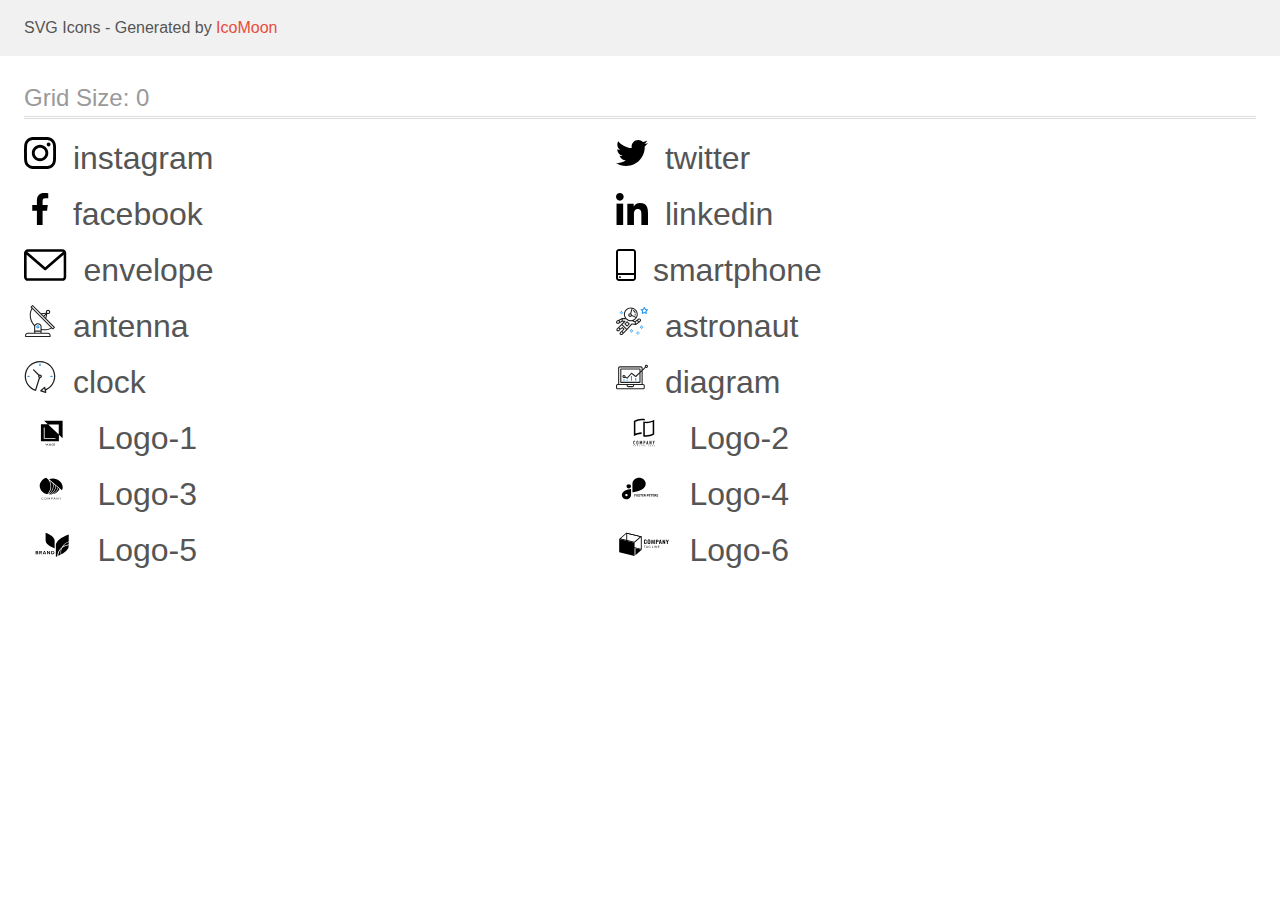
<file: images/icons/icomoon/demo.html>
<!doctype html>
<html>
<head>
    <title>IcoMoon - SVG Icons</title>
    <meta charset="utf-8">
    <meta name="viewport" content="width=device-width, initial-scale=1">
    <link rel="stylesheet" href="demo-files/demo.css">
    <link rel="stylesheet" href="style.css">
</head>
<body>
<svg aria-hidden="true" style="position: absolute; width: 0; height: 0; overflow: hidden;" version="1.1" xmlns="http://www.w3.org/2000/svg" xmlns:xlink="http://www.w3.org/1999/xlink">
<defs>
<symbol id="instagram" viewBox="0 0 32 32">
<path d="M31.969 9.408c-0.075-1.7-0.35-2.869-0.744-3.882-0.406-1.075-1.032-2.038-1.851-2.838-0.8-0.813-1.769-1.444-2.832-1.844-1.019-0.394-2.182-0.669-3.882-0.744-1.713-0.081-2.257-0.1-6.601-0.1s-4.888 0.019-6.595 0.094c-1.7 0.075-2.869 0.35-3.882 0.744-1.075 0.406-2.038 1.031-2.838 1.85-0.813 0.8-1.444 1.769-1.844 2.832-0.394 1.019-0.669 2.182-0.744 3.882-0.081 1.713-0.1 2.257-0.1 6.601s0.019 4.888 0.094 6.595c0.075 1.7 0.35 2.869 0.744 3.882 0.406 1.075 1.038 2.038 1.85 2.838 0.8 0.813 1.769 1.444 2.832 1.844 1.019 0.394 2.182 0.669 3.882 0.744 1.706 0.075 2.25 0.094 6.595 0.094s4.888-0.019 6.595-0.094c1.7-0.075 2.869-0.35 3.882-0.744 2.151-0.832 3.851-2.532 4.682-4.682 0.394-1.019 0.669-2.182 0.744-3.882 0.075-1.707 0.094-2.251 0.094-6.595s-0.006-4.888-0.081-6.595zM29.087 22.473c-0.069 1.563-0.331 2.407-0.55 2.969-0.538 1.394-1.644 2.5-3.038 3.038-0.563 0.219-1.413 0.481-2.969 0.55-1.688 0.075-2.194 0.094-6.464 0.094s-4.782-0.019-6.464-0.094c-1.563-0.069-2.407-0.331-2.969-0.55-0.694-0.256-1.325-0.663-1.838-1.194-0.531-0.519-0.938-1.144-1.194-1.838-0.219-0.563-0.481-1.413-0.55-2.969-0.075-1.688-0.094-2.194-0.094-6.464s0.019-4.782 0.094-6.464c0.069-1.563 0.331-2.407 0.55-2.969 0.256-0.694 0.663-1.325 1.2-1.838 0.519-0.531 1.144-0.938 1.838-1.194 0.563-0.219 1.413-0.481 2.969-0.55 1.688-0.075 2.194-0.094 6.464-0.094 4.276 0 4.782 0.019 6.464 0.094 1.563 0.069 2.407 0.331 2.969 0.55 0.694 0.256 1.325 0.662 1.838 1.194 0.531 0.519 0.938 1.144 1.194 1.838 0.219 0.563 0.481 1.413 0.55 2.969 0.075 1.688 0.094 2.194 0.094 6.464s-0.019 4.77-0.094 6.458z"></path>
<path d="M16.059 7.783c-4.538 0-8.22 3.682-8.22 8.22s3.682 8.22 8.22 8.22c4.539 0 8.22-3.682 8.22-8.22s-3.682-8.22-8.22-8.22zM16.059 21.335c-2.944 0-5.332-2.388-5.332-5.332s2.388-5.332 5.332-5.332c2.944 0 5.332 2.388 5.332 5.332s-2.388 5.332-5.332 5.332z"></path>
<path d="M26.524 7.458c0 1.060-0.859 1.919-1.919 1.919s-1.919-0.859-1.919-1.919c0-1.060 0.859-1.919 1.919-1.919s1.919 0.859 1.919 1.919z"></path>
</symbol>
<symbol id="twitter" viewBox="0 0 32 32">
<path d="M32 6.078c-1.19 0.522-2.458 0.868-3.78 1.036 1.36-0.812 2.398-2.088 2.886-3.626-1.268 0.756-2.668 1.29-4.16 1.588-1.204-1.282-2.92-2.076-4.792-2.076-3.632 0-6.556 2.948-6.556 6.562 0 0.52 0.044 1.020 0.152 1.496-5.454-0.266-10.28-2.88-13.522-6.862-0.566 0.982-0.898 2.106-0.898 3.316 0 2.272 1.17 4.286 2.914 5.452-1.054-0.020-2.088-0.326-2.964-0.808 0 0.020 0 0.046 0 0.072 0 3.188 2.274 5.836 5.256 6.446-0.534 0.146-1.116 0.216-1.72 0.216-0.42 0-0.844-0.024-1.242-0.112 0.85 2.598 3.262 4.508 6.13 4.57-2.232 1.746-5.066 2.798-8.134 2.798-0.538 0-1.054-0.024-1.57-0.090 2.906 1.874 6.35 2.944 10.064 2.944 12.072 0 18.672-10 18.672-18.668 0-0.29-0.010-0.57-0.024-0.848 1.302-0.924 2.396-2.078 3.288-3.406z"></path>
</symbol>
<symbol id="facebook" viewBox="0 0 32 32">
<path d="M21.329 5.313h2.921v-5.088c-0.504-0.069-2.237-0.225-4.256-0.225-4.212 0-7.097 2.649-7.097 7.519v4.481h-4.648v5.688h4.648v14.312h5.699v-14.311h4.46l0.708-5.688h-5.169v-3.919c0.001-1.644 0.444-2.769 2.735-2.769z"></path>
</symbol>
<symbol id="linkedin" viewBox="0 0 32 32">
<path d="M31.992 32v-0.001h0.008v-11.736c0-5.741-1.236-10.164-7.948-10.164-3.227 0-5.392 1.771-6.276 3.449h-0.093v-2.913h-6.364v21.364h6.627v-10.579c0-2.785 0.528-5.479 3.977-5.479 3.399 0 3.449 3.179 3.449 5.657v10.401h6.62z"></path>
<path d="M0.528 10.636h6.635v21.364h-6.635v-21.364z"></path>
<path d="M3.843 0c-2.121 0-3.843 1.721-3.843 3.843s1.721 3.879 3.843 3.879c2.121 0 3.843-1.757 3.843-3.879-0.001-2.121-1.723-3.843-3.843-3.843v0z"></path>
</symbol>
<symbol id="envelope" viewBox="0 0 43 32">
<path d="M38.667 0h-34.667c-2.206 0-4 1.794-4 4v24c0 2.206 1.794 4 4 4h34.667c2.206 0 4-1.794 4-4v-24c0-2.206-1.794-4-4-4zM38.667 2.667c0.181 0 0.353 0.038 0.511 0.103l-17.844 15.466-17.844-15.466c0.158-0.066 0.33-0.103 0.511-0.103h34.667zM38.667 29.333h-34.667c-0.736 0-1.333-0.598-1.333-1.333v-22.413l17.793 15.421c0.251 0.217 0.563 0.326 0.874 0.326s0.622-0.108 0.874-0.326l17.793-15.421v22.413c0 0.736-0.598 1.333-1.333 1.333z"></path>
</symbol>
<symbol id="smartphone" viewBox="0 0 20 32">
<path d="M17 0h-14c-1.654 0-3 1.346-3 3v26c0 1.654 1.346 3 3 3h14c1.654 0 3-1.346 3-3v-26c0-1.654-1.346-3-3-3zM3 2h14c0.552 0 1 0.448 1 1v21h-16v-21c0-0.552 0.448-1 1-1zM17 30h-14c-0.552 0-1-0.448-1-1v-3h16v3c0 0.552-0.448 1-1 1z"></path>
<path d="M4.707 27.478c0.391 0.365 0.391 0.956 0 1.321s-1.024 0.365-1.414 0c-0.391-0.365-0.391-0.956 0-1.321s1.024-0.365 1.414 0z"></path>
</symbol>
<symbol id="antenna" viewBox="0 0 32 32">
<path fill="#212121" style="fill: var(--color1, #212121)" d="M30.773 22.098l-8.443-8.505 0.937-4.615c0.242 0.094 0.499 0.144 0.758 0.146h0.006c1.192 0.014 2.17-0.941 2.184-2.133s-0.941-2.17-2.133-2.184c-1.192-0.014-2.17 0.941-2.184 2.133-0.003 0.255 0.039 0.509 0.125 0.749l-4.96 0.605-8.091-8.133c-0.099-0.101-0.235-0.159-0.377-0.16-0.14 0.001-0.274 0.056-0.373 0.155l-1.513 1.504c-0.208 0.208-0.208 0.546 0 0.754l0.814 0.826c-3.153 5.798-2.129 12.978 2.519 17.663 0.043 0.041 0.092 0.074 0.146 0.098-0.034 0.18-0.051 0.364-0.052 0.547v6.187h-6.4c-1.472 0.002-2.665 1.195-2.667 2.667v1.067c0 0.295 0.239 0.533 0.533 0.533h24.533c0.295 0 0.533-0.239 0.533-0.533v-1.067c-0.002-1.472-1.195-2.665-2.667-2.667h-6.4v-2.742c1.003 0.21 2.024 0.317 3.049 0.32 2.458-0.003 4.877-0.615 7.040-1.783l0.818 0.823c0.099 0.101 0.235 0.159 0.377 0.16 0.14-0.001 0.274-0.056 0.373-0.155l1.513-1.504c0.208-0.208 0.208-0.546 0-0.754zM23.28 6.233c0.418-0.415 1.093-0.414 1.508 0.004s0.414 1.093-0.004 1.508c-0.2 0.199-0.47 0.31-0.752 0.31h-0.003c-0.589-0.003-1.064-0.483-1.061-1.072 0.002-0.282 0.115-0.552 0.314-0.751h-0.002zM22.024 9.738l-0.598 2.946-1.175-1.182 1.774-1.763zM21.419 8.836l-1.92 1.909-1.485-1.493 3.405-0.415zM24.004 28.8c0.884 0 1.6 0.716 1.6 1.6v0.533h-23.467v-0.533c0-0.884 0.716-1.6 1.6-1.6h20.267zM16.537 26.667v1.067h-5.333v-1.067h5.333zM11.204 25.6v-4.053c0-1.294 1.196-2.347 2.667-2.347s2.667 1.053 2.667 2.347v4.053h-5.333zM17.604 23.904v-2.357c0-1.882-1.675-3.413-3.733-3.413-1.331-0.020-2.576 0.657-3.281 1.786-4.058-4.274-4.971-10.645-2.279-15.887l18.602 18.708c-2.872 1.461-6.165 1.873-9.309 1.163zM28.893 23.22l-21.057-21.181 0.755-0.752 7.935 7.98c0.004 0 0.006 0.007 0.010 0.010l13.115 13.191-0.757 0.752z"></path>
<path fill="#2196f3" style="fill: var(--color2, #2196f3)" d="M13.876 20.267h-0.005c-0.884-0.001-1.601 0.714-1.602 1.598s0.714 1.601 1.598 1.602h0.005c0.884 0.001 1.601-0.714 1.602-1.598s-0.714-1.601-1.598-1.602zM14.249 22.245c-0.1 0.1-0.236 0.156-0.378 0.155-0.295-0.002-0.532-0.242-0.531-0.536 0.001-0.141 0.057-0.276 0.157-0.375s0.233-0.154 0.373-0.155c0.295 0.002 0.532 0.241 0.53 0.536-0.001 0.141-0.057 0.276-0.157 0.375h0.005z"></path>
</symbol>
<symbol id="astronaut" viewBox="0 0 32 32">
<path fill="#2196f3" style="fill: var(--color2, #2196f3)" d="M31.974 4.524c-0.063-0.193-0.229-0.333-0.43-0.363l-1.91-0.278-0.855-1.731c-0.179-0.365-0.777-0.365-0.956 0l-0.855 1.731-1.91 0.278c-0.201 0.029-0.367 0.17-0.431 0.363-0.062 0.193-0.011 0.405 0.135 0.547l1.383 1.348-0.326 1.903c-0.034 0.2 0.048 0.402 0.212 0.522 0.166 0.121 0.382 0.135 0.562 0.040l1.709-0.899 1.709 0.899c0.078 0.041 0.164 0.061 0.249 0.061 0.11 0 0.221-0.034 0.314-0.102 0.164-0.119 0.246-0.322 0.212-0.522l-0.326-1.903 1.383-1.348c0.145-0.142 0.197-0.354 0.135-0.547zM29.511 5.851c-0.125 0.122-0.183 0.299-0.153 0.472l0.191 1.114-1-0.526c-0.078-0.041-0.163-0.061-0.249-0.061s-0.17 0.020-0.249 0.061l-1.001 0.526 0.191-1.114c0.030-0.173-0.028-0.349-0.153-0.472l-0.81-0.789 1.119-0.163c0.174-0.025 0.324-0.134 0.402-0.292l0.5-1.013 0.5 1.013c0.078 0.157 0.228 0.267 0.402 0.292l1.119 0.163-0.809 0.789z"></path>
<path fill="#2196f3" style="fill: var(--color2, #2196f3)" d="M26.134 20.522h-1.067v1.067h1.067v-1.067z"></path>
<path fill="#2196f3" style="fill: var(--color2, #2196f3)" d="M26.134 22.656h-1.067v1.067h1.067v-1.067z"></path>
<path fill="#2196f3" style="fill: var(--color2, #2196f3)" d="M27.2 21.589h-1.067v1.067h1.067v-1.067z"></path>
<path fill="#2196f3" style="fill: var(--color2, #2196f3)" d="M25.067 21.589h-1.067v1.067h1.067v-1.067z"></path>
<path fill="#2196f3" style="fill: var(--color2, #2196f3)" d="M22.4 26.389h-1.067v1.067h1.067v-1.067z"></path>
<path fill="#2196f3" style="fill: var(--color2, #2196f3)" d="M22.4 28.522h-1.067v1.067h1.067v-1.067z"></path>
<path fill="#2196f3" style="fill: var(--color2, #2196f3)" d="M23.467 27.456h-1.067v1.067h1.067v-1.067z"></path>
<path fill="#2196f3" style="fill: var(--color2, #2196f3)" d="M21.333 27.456h-1.067v1.067h1.067v-1.067z"></path>
<path fill="#2196f3" style="fill: var(--color2, #2196f3)" d="M16 24.256h-1.067v1.067h1.067v-1.067z"></path>
<path fill="#2196f3" style="fill: var(--color2, #2196f3)" d="M16 26.389h-1.067v1.067h1.067v-1.067z"></path>
<path fill="#2196f3" style="fill: var(--color2, #2196f3)" d="M17.067 25.322h-1.067v1.067h1.067v-1.067z"></path>
<path fill="#2196f3" style="fill: var(--color2, #2196f3)" d="M14.933 25.322h-1.067v1.067h1.067v-1.067z"></path>
<path fill="#2196f3" style="fill: var(--color2, #2196f3)" d="M5.867 6.122h-1.067v1.067h1.067v-1.067z"></path>
<path fill="#2196f3" style="fill: var(--color2, #2196f3)" d="M5.867 8.255h-1.067v1.067h1.067v-1.067z"></path>
<path fill="#2196f3" style="fill: var(--color2, #2196f3)" d="M6.933 7.189h-1.067v1.067h1.067v-1.067z"></path>
<path fill="#2196f3" style="fill: var(--color2, #2196f3)" d="M4.8 7.189h-1.067v1.067h1.067v-1.067z"></path>
<path fill="#212121" style="fill: var(--color1, #212121)" d="M24.715 14.159c-0.287-0.388-0.709-0.637-1.188-0.705-0.481-0.068-0.956 0.058-1.34 0.352l-1.252 0.96-1.898 1.417-1.358-0.541c2.421-1.086 4.114-3.508 4.114-6.32 0-3.823-3.123-6.933-6.961-6.933s-6.961 3.11-6.961 6.933c0 1.386 0.414 2.674 1.12 3.758l-2.764-0.024c-0.002 0-0.003 0-0.005 0-0.009 0-0.015 0.004-0.023 0.005-0.053 0.002-0.105 0.013-0.155 0.031-0.013 0.005-0.026 0.008-0.038 0.013-0.006 0.003-0.013 0.003-0.019 0.006l-3.233 1.596c-0.001 0-0.001 0-0.001 0.001l-1.893 0.911c-0.021 0.009-0.042 0.021-0.063 0.035-0.755 0.502-1.012 1.489-0.598 2.295 0.22 0.429 0.595 0.745 1.056 0.889 0.178 0.055 0.359 0.083 0.539 0.083 0.29 0 0.577-0.071 0.839-0.211l1.388-0.738 2.264-1.169 1.357-0.008-5.442 5.416c-0.001 0.001-0.001 0.001-0.002 0.001l-1.339 1.333c-0.316 0.315-0.49 0.732-0.49 1.178s0.174 0.863 0.49 1.179c0.325 0.323 0.752 0.485 1.179 0.485s0.854-0.162 1.18-0.485l1.314-1.309 1.741-1.3 0.901 0.897-1.762 1.754c-0 0.001-0.001 0.001-0.002 0.001l-1.339 1.333c-0.316 0.315-0.49 0.732-0.49 1.178s0.174 0.863 0.49 1.179c0.325 0.323 0.753 0.485 1.18 0.485s0.855-0.162 1.18-0.485l3.482-3.467c0.001-0.001 0.001-0.001 0.001-0.002l1.010-1-0.004-0.004c0.006-0.006 0.015-0.009 0.022-0.015l5.166-5.658 3.471 0.494c0.025 0.004 0.050 0.005 0.075 0.005 0.065 0 0.127-0.015 0.187-0.038 0.018-0.006 0.033-0.015 0.050-0.023 0.019-0.010 0.039-0.015 0.058-0.027l3.213-2.133c0.012-0.008 0.018-0.021 0.029-0.029 0.013-0.010 0.029-0.014 0.041-0.026l1.271-1.191c0.662-0.62 0.753-1.635 0.212-2.362zM2.13 17.77c-0.173 0.093-0.37 0.111-0.558 0.052-0.187-0.058-0.338-0.186-0.427-0.358-0.161-0.314-0.068-0.695 0.214-0.902l1.314-0.632 0.449 1.312-0.992 0.528zM5.628 15.942l-1.548 0.8-0.439-1.283 2.027-1.001-0.040 1.484zM20.727 9.322c0 0.918-0.219 1.785-0.599 2.559l-4.181-1.899c-0.044-0.573-0.341-1.075-0.788-1.388l1.464-4.86c2.378 0.756 4.105 2.974 4.105 5.588zM8.938 9.322c0-3.235 2.644-5.867 5.894-5.867 0.253 0 0.5 0.021 0.745 0.052l-1.432 4.754c-0.019-0.001-0.037-0.006-0.057-0.006-1.033 0-1.873 0.837-1.873 1.867s0.84 1.867 1.873 1.867c0.694 0 1.294-0.383 1.618-0.945l3.862 1.755c-1.075 1.446-2.795 2.39-4.737 2.39-3.25 0-5.894-2.632-5.894-5.867zM14.894 10.122c0 0.441-0.362 0.8-0.806 0.8s-0.806-0.359-0.806-0.8c0-0.441 0.362-0.8 0.806-0.8s0.806 0.359 0.806 0.8zM2.465 25.146c-0.236 0.234-0.619 0.234-0.854 0.001-0.114-0.114-0.176-0.263-0.176-0.423s0.062-0.309 0.176-0.421l0.962-0.958 0.851 0.848-0.959 0.955zM5.679 28.88c-0.236 0.234-0.619 0.235-0.855 0.001-0.114-0.114-0.176-0.263-0.176-0.423s0.062-0.309 0.176-0.421l0.963-0.959 0.852 0.848-0.96 0.955zM9.16 25.411c-0.001 0-0.001 0-0.002 0.001l-1.765 1.76-0.852-0.848 1.763-1.755c0 0 0 0 0-0s0.001-0.001 0.002-0.001c0.040-0.040 0.065-0.088 0.090-0.135 0.007-0.014 0.020-0.026 0.026-0.040 0.017-0.041 0.019-0.085 0.026-0.129 0.003-0.025 0.014-0.047 0.014-0.073 0-0.036-0.013-0.070-0.020-0.106-0.006-0.032-0.006-0.065-0.019-0.095-0.020-0.050-0.055-0.094-0.091-0.138-0.010-0.012-0.014-0.027-0.025-0.038 0 0 0 0-0.001 0s-0.001-0.002-0.001-0.002l-1.607-1.6c-0.017-0.017-0.039-0.024-0.058-0.038-0.028-0.022-0.055-0.042-0.087-0.058-0.030-0.015-0.061-0.024-0.093-0.033-0.034-0.010-0.067-0.017-0.103-0.020-0.033-0.002-0.063 0.001-0.095 0.005-0.036 0.004-0.069 0.009-0.104 0.020-0.034 0.011-0.063 0.027-0.094 0.045-0.020 0.011-0.042 0.015-0.061 0.029l-1.773 1.324-0.901-0.897 2.399-2.386 4.361 4.289-0.928 0.919zM15.979 18.394c-0.015-0.002-0.030 0.004-0.045 0.003-0.039-0.002-0.076 0.001-0.115 0.007-0.030 0.005-0.059 0.011-0.088 0.021-0.034 0.012-0.065 0.028-0.097 0.047-0.030 0.018-0.057 0.037-0.083 0.061-0.013 0.011-0.028 0.017-0.040 0.029l-4.698 5.146-4.328-4.257 2.833-2.818c0.209-0.208 0.21-0.546 0.002-0.755-0.105-0.105-0.243-0.157-0.381-0.156v-0.001l-2.219 0.013 0.028-1.607 3.104 0.027c1.265 1.294 3.029 2.101 4.981 2.101 0.437 0 0.864-0.045 1.279-0.123 0.040 0.032 0.079 0.065 0.13 0.085l2.41 0.96 0.331 1.644-3.003-0.427zM20.020 18.572l-0.313-1.558 1.446-1.080 0.947 1.257-2.080 1.381zM23.774 15.741l-0.838 0.785-0.931-1.236 0.831-0.637c0.155-0.119 0.351-0.168 0.543-0.143 0.193 0.027 0.364 0.128 0.48 0.284 0.217 0.292 0.18 0.699-0.085 0.947z"></path>
<path fill="#212121" style="fill: var(--color1, #212121)" d="M13.602 18.544l-2.143-2.133c-0.207-0.207-0.545-0.207-0.753 0l-2.142 2.133c-0.1 0.101-0.157 0.236-0.157 0.378s0.056 0.278 0.157 0.378l2.142 2.133c0.104 0.103 0.241 0.155 0.377 0.155s0.273-0.052 0.376-0.155l2.143-2.133c0.1-0.1 0.157-0.236 0.157-0.378s-0.057-0.278-0.157-0.378zM11.083 20.303l-1.387-1.381 1.387-1.381 1.387 1.381-1.387 1.381z"></path>
<path fill="#212121" style="fill: var(--color1, #212121)" d="M17.164 5.071l-0.258 1.036c0.071 0.018 1.738 0.452 1.738 2.149h1.067c-0-2.017-1.666-2.965-2.547-3.185z"></path>
<path fill="#212121" style="fill: var(--color1, #212121)" d="M19.711 9.322h-1.067v1.067h1.067v-1.067z"></path>
</symbol>
<symbol id="clock" viewBox="0 0 32 32">
<path fill="#212121" style="fill: var(--color1, #212121)" d="M31.297 15.301c-0.002-8.452-6.855-15.303-15.308-15.301s-15.303 6.855-15.301 15.308c0.001 6.658 4.307 12.551 10.649 14.576 0.061 0.019 0.124 0.029 0.187 0.029 0.121-0 0.239-0.032 0.342-0.094 0.135-0.080 0.236-0.207 0.283-0.356l3.865-12.25c1.057-0.005 1.909-0.866 1.903-1.923s-0.866-1.909-1.923-1.903c-0.284 0.001-0.565 0.067-0.82 0.191l-5.106-5.107c-0.253-0.245-0.657-0.238-0.902 0.016-0.239 0.247-0.239 0.639 0 0.886l5.103 5.109c-0.392 0.799-0.168 1.764 0.536 2.309l-3.683 11.673c-7.278-2.681-11.004-10.754-8.323-18.032s10.754-11.004 18.032-8.323 11.004 10.754 8.323 18.032c-1.31 3.556-4.001 6.431-7.462 7.973l-0.398-1.874c-0.073-0.344-0.411-0.565-0.756-0.492-0.109 0.023-0.209 0.074-0.292 0.148l-3.837 3.426c-0.263 0.234-0.287 0.637-0.052 0.9 0.076 0.085 0.174 0.149 0.283 0.184l4.899 1.563c0.335 0.108 0.694-0.077 0.802-0.412 0.034-0.106 0.040-0.219 0.017-0.328l-0.391-1.839c5.664-2.388 9.342-7.942 9.329-14.089zM15.992 14.664c0.352 0 0.638 0.286 0.638 0.638s-0.286 0.638-0.638 0.638c-0.352 0-0.638-0.285-0.638-0.638s0.285-0.638 0.638-0.638zM18.093 29.528l2.184-1.948 0.603 2.84-2.787-0.892z"></path>
<path fill="#2196f3" style="fill: var(--color2, #2196f3)" d="M15.354 3.185v1.275c0 0.352 0.285 0.638 0.638 0.638s0.638-0.285 0.638-0.638v-1.275c0-0.352-0.286-0.638-0.638-0.638s-0.638 0.286-0.638 0.638z"></path>
<path fill="#2196f3" style="fill: var(--color2, #2196f3)" d="M3.876 14.664c-0.352 0-0.638 0.286-0.638 0.638s0.285 0.638 0.638 0.638h1.275c0.352 0 0.638-0.285 0.638-0.638s-0.285-0.638-0.638-0.638h-1.275z"></path>
<path fill="#2196f3" style="fill: var(--color2, #2196f3)" d="M28.108 15.939c0.352 0 0.638-0.285 0.638-0.638s-0.285-0.638-0.638-0.638h-1.275c-0.352 0-0.638 0.286-0.638 0.638s0.286 0.638 0.638 0.638h1.275z"></path>
</symbol>
<symbol id="diagram" viewBox="0 0 32 32">
<path fill="#2196f3" style="fill: var(--color2, #2196f3)" d="M14.926 14.965h1.066v4.798h-1.066v-4.797z"></path>
<path fill="#2196f3" style="fill: var(--color2, #2196f3)" d="M19.19 17.097h1.066v2.665h-1.066v-2.665z"></path>
<path fill="#2196f3" style="fill: var(--color2, #2196f3)" d="M10.661 18.696h1.066v1.066h-1.066v-1.066z"></path>
<path fill="#2196f3" style="fill: var(--color2, #2196f3)" d="M7.463 18.163h1.066v1.599h-1.066v-1.599z"></path>
<path fill="#212121" style="fill: var(--color1, #212121)" d="M1.599 28.291h25.587c0.883 0 1.599-0.716 1.599-1.599v-2.132c0-0.883-0.716-1.599-1.599-1.599h-0.533v-13.293l3.028-2.868c0.703 0.346 1.553 0.136 2.013-0.499s0.396-1.508-0.152-2.068-1.42-0.644-2.065-0.198c-0.644 0.446-0.873 1.292-0.542 2.002l-2.281 2.163v-1.23c0-0.883-0.716-1.599-1.599-1.599h-21.322c-0.883 0-1.599 0.716-1.599 1.599v15.992h-0.533c-0.883 0-1.599 0.716-1.599 1.599v2.132c0 0.883 0.716 1.599 1.599 1.599zM30.384 4.837c0.294 0 0.533 0.239 0.533 0.533s-0.239 0.533-0.533 0.533c-0.294 0-0.533-0.239-0.533-0.533s0.239-0.533 0.533-0.533zM3.198 6.969c0-0.294 0.239-0.533 0.533-0.533h21.322c0.294 0 0.533 0.239 0.533 0.533v2.239l-1.066 1.013v-2.186c0-0.294-0.239-0.533-0.533-0.533h-19.19c-0.294 0-0.533 0.239-0.533 0.533v13.326c0 0.294 0.239 0.533 0.533 0.533h19.19c0.294 0 0.533-0.239 0.533-0.533v-9.674l1.066-1.010v12.284h-22.388v-15.992zM7.996 13.899c-0.721-0.002-1.354 0.478-1.546 1.174s0.105 1.433 0.725 1.801c0.62 0.368 1.41 0.276 1.928-0.226l1.853 0.93c0.215 0.108 0.476 0.057 0.636-0.123l3.939-4.431 3.872 2.901c0.208 0.156 0.498 0.139 0.686-0.039l3.365-3.188v8.131h-18.124v-12.26h18.124v2.66l-3.771 3.572-3.904-2.927c-0.222-0.166-0.534-0.135-0.718 0.072l-3.993 4.493-1.493-0.746c0.011-0.064 0.018-0.129 0.020-0.193 0-0.883-0.716-1.599-1.599-1.599zM8.529 15.498c0 0.294-0.239 0.533-0.533 0.533s-0.533-0.239-0.533-0.533c0-0.294 0.239-0.533 0.533-0.533s0.533 0.239 0.533 0.533zM11.727 24.027h5.331v0.533c0 0.294-0.239 0.533-0.533 0.533h-4.264c-0.294 0-0.533-0.239-0.533-0.533v-0.533zM1.066 24.56c0-0.294 0.239-0.533 0.533-0.533h9.062v0.533c0 0.883 0.716 1.599 1.599 1.599h4.264c0.883 0 1.599-0.716 1.599-1.599v-0.533h9.062c0.294 0 0.533 0.239 0.533 0.533v2.132c0 0.294-0.239 0.533-0.533 0.533h-25.587c-0.294 0-0.533-0.239-0.533-0.533v-2.132z"></path>
</symbol>
<symbol id="Logo-1" viewBox="0 0 57 32">
<path d="M20.267 3.733l3.738 3.538-6.938-0.004v17.166h18.133v-6.564l3.733 3.534v-17.671h-18.667zM35.036 17.455l-10.597-10.032h10.597v10.032zM31.746 21.923h-11.81v-11.545h0.835v10.764h10.975v0.782zM22.725 26.72l-0.436 0.898-0.436-0.898h-0.366l0.637 1.198v0.698h0.331v-0.698l0.635-1.198h-0.365zM23.273 28.615l0.154-0.441h0.734l0.155 0.441h0.344l-0.717-1.896h-0.296l-0.716 1.896h0.342zM23.794 27.122l0.275 0.786h-0.549l0.275-0.786zM25.531 27.863c-0.048 0.073-0.072 0.153-0.072 0.241 0 0.16 0.056 0.29 0.168 0.389s0.263 0.148 0.451 0.148 0.349-0.051 0.484-0.152l0.107 0.126h0.367l-0.279-0.329c0.109-0.149 0.164-0.341 0.164-0.574h-0.275c0 0.128-0.026 0.243-0.079 0.348l-0.366-0.432 0.129-0.094c0.091-0.066 0.157-0.132 0.197-0.198s0.060-0.14 0.060-0.219c0-0.12-0.044-0.22-0.133-0.301s-0.201-0.122-0.339-0.122c-0.153 0-0.274 0.043-0.365 0.13s-0.135 0.203-0.135 0.352c0 0.061 0.014 0.124 0.043 0.189s0.081 0.144 0.155 0.237c-0.141 0.101-0.235 0.188-0.283 0.262zM26.386 28.282c-0.093 0.071-0.193 0.107-0.299 0.107-0.095 0-0.17-0.027-0.227-0.082s-0.085-0.126-0.085-0.214c0-0.102 0.052-0.192 0.156-0.271l0.040-0.029 0.414 0.488zM26.046 27.442c-0.089-0.11-0.134-0.202-0.134-0.275 0-0.063 0.018-0.116 0.055-0.158s0.085-0.063 0.147-0.063c0.057 0 0.105 0.018 0.142 0.053s0.056 0.077 0.056 0.126c0 0.075-0.027 0.136-0.081 0.184l-0.040 0.033-0.145 0.099zM29.132 28.472c0.13-0.114 0.205-0.272 0.224-0.474h-0.328c-0.017 0.135-0.059 0.232-0.124 0.29s-0.162 0.087-0.292 0.087c-0.142 0-0.249-0.054-0.323-0.161s-0.109-0.264-0.109-0.469v-0.168c0.002-0.202 0.041-0.355 0.117-0.46s0.188-0.158 0.331-0.158c0.123 0 0.217 0.030 0.28 0.091s0.104 0.158 0.12 0.294h0.328c-0.021-0.207-0.095-0.368-0.223-0.482s-0.296-0.171-0.505-0.171c-0.155 0-0.293 0.037-0.411 0.111s-0.209 0.179-0.272 0.315c-0.063 0.136-0.095 0.294-0.095 0.473v0.177c0.003 0.174 0.035 0.328 0.098 0.46s0.151 0.234 0.266 0.306c0.115 0.071 0.249 0.107 0.4 0.107 0.216 0 0.389-0.056 0.52-0.169zM31.068 28.206c0.064-0.141 0.096-0.304 0.096-0.49v-0.105c-0.001-0.185-0.034-0.347-0.099-0.486s-0.158-0.247-0.277-0.32c-0.119-0.075-0.256-0.112-0.41-0.112s-0.292 0.038-0.411 0.113c-0.119 0.075-0.211 0.183-0.277 0.324s-0.098 0.305-0.098 0.49v0.107c0.001 0.181 0.034 0.342 0.099 0.48s0.159 0.246 0.279 0.322c0.121 0.075 0.258 0.112 0.411 0.112 0.155 0 0.293-0.037 0.411-0.112s0.212-0.183 0.276-0.323zM30.716 27.135c0.080 0.112 0.12 0.273 0.12 0.483v0.099c0 0.214-0.040 0.376-0.119 0.487s-0.19 0.167-0.336 0.167c-0.144 0-0.257-0.057-0.339-0.171s-0.121-0.275-0.121-0.483v-0.109c0.002-0.204 0.043-0.362 0.122-0.473s0.192-0.168 0.335-0.168c0.146 0 0.258 0.056 0.337 0.168z"></path>
</symbol>
<symbol id="Logo-2" viewBox="0 0 57 32">
<path d="M26.727 3.165h-0.073c-0.112-0.007-0.224-0.010-0.336-0.012v0h-0.243c-0.212 0-0.428 0.005-0.642 0.016-0.016-0.001-0.032-0.001-0.049 0-1.944 0.11-3.848 0.596-5.609 1.431l-0.231 0.111v11.809l0.54-0.183c0.474-0.163 0.978-0.309 1.5-0.445 1.411-0.362 2.861-0.555 4.317-0.574v1.551c-0.193 0.001-0.38 0.007-0.568 0.016h-0.045c-1.121 0.061-2.233 0.232-3.322 0.51-1.378 0.345-2.708 0.863-3.957 1.542v-15.145c1.298-0.757 2.695-1.325 4.151-1.688 1.278-0.33 2.593-0.5 3.913-0.504h0.228c0.273 0.007 0.538 0.019 0.788 0.038 0.658 0.046 1.31 0.15 1.95 0.311v1.527c-0.621-0.145-1.253-0.24-1.889-0.285-0.013-0.001-0.026-0.002-0.039-0.003-0.132-0.011-0.263-0.022-0.386-0.022zM29.415 4.726c0.339 0.026 0.689 0.038 1.044 0.038 1.388-0.005 2.769-0.182 4.114-0.528 1.378-0.346 2.706-0.865 3.956-1.543v14.875c-1.298 0.756-2.696 1.325-4.153 1.688-1.279 0.329-2.593 0.498-3.913 0.503-1 0.008-1.997-0.11-2.968-0.35v-14.971c0.229 0.053 0.465 0.102 0.706 0.142 0.394 0.066 0.81 0.115 1.214 0.145zM36.985 4.841l-0.54 0.182c-0.497 0.167-0.997 0.316-1.5 0.449-1.465 0.377-2.971 0.57-4.483 0.575-0.352 0-0.676-0.010-0.989-0.030l-0.43-0.028v12.148l0.37 0.033c0.343 0.030 0.696 0.045 1.052 0.045 1.191-0.005 2.377-0.159 3.531-0.457 0.95-0.238 1.874-0.57 2.759-0.991l0.231-0.111v-11.813z"></path>
<path d="M19.060 24.113c-0.078-0.080-0.171-0.144-0.274-0.186s-0.214-0.061-0.326-0.057c-0.119-0.002-0.237 0.021-0.347 0.065-0.101 0.040-0.193 0.101-0.27 0.178s-0.135 0.17-0.174 0.271c-0.042 0.107-0.063 0.22-0.062 0.335v2.023c-0.005 0.143 0.022 0.284 0.080 0.415 0.048 0.104 0.117 0.196 0.202 0.271 0.081 0.068 0.176 0.117 0.278 0.144 0.098 0.028 0.2 0.042 0.302 0.042 0.113 0.001 0.224-0.023 0.326-0.070 0.101-0.044 0.193-0.108 0.27-0.187 0.075-0.079 0.135-0.171 0.177-0.271 0.043-0.102 0.065-0.212 0.065-0.323v-0.226h-0.529v0.18c0.002 0.062-0.009 0.123-0.031 0.18-0.017 0.043-0.043 0.082-0.077 0.114-0.033 0.026-0.070 0.046-0.111 0.058-0.036 0.012-0.073 0.018-0.111 0.019-0.047 0.006-0.095-0.002-0.139-0.021s-0.081-0.049-0.11-0.088c-0.050-0.081-0.074-0.176-0.070-0.271v-1.887c-0.003-0.105 0.019-0.208 0.065-0.302 0.027-0.043 0.066-0.077 0.112-0.098s0.097-0.030 0.147-0.024c0.046-0.002 0.091 0.008 0.132 0.028s0.077 0.049 0.104 0.086c0.059 0.078 0.090 0.173 0.088 0.271v0.175h0.524v-0.206c0.001-0.121-0.021-0.241-0.065-0.354-0.039-0.106-0.099-0.203-0.177-0.285z"></path>
<path d="M22.202 24.090c-0.169-0.142-0.381-0.221-0.602-0.222-0.108 0-0.215 0.020-0.316 0.057-0.103 0.037-0.198 0.093-0.279 0.165-0.088 0.079-0.158 0.175-0.205 0.283-0.053 0.124-0.079 0.257-0.077 0.392v1.941c-0.004 0.137 0.023 0.272 0.077 0.397 0.048 0.104 0.118 0.197 0.205 0.271 0.081 0.075 0.176 0.133 0.279 0.171 0.101 0.037 0.208 0.056 0.316 0.057s0.215-0.020 0.316-0.057c0.105-0.038 0.202-0.096 0.286-0.171 0.084-0.076 0.152-0.168 0.2-0.271 0.054-0.125 0.081-0.261 0.077-0.397v-1.941c0.003-0.135-0.024-0.268-0.077-0.392-0.047-0.107-0.115-0.203-0.2-0.283zM21.955 26.706c0.004 0.052-0.003 0.104-0.021 0.152s-0.047 0.092-0.084 0.128c-0.070 0.059-0.158 0.091-0.249 0.091s-0.179-0.032-0.249-0.091c-0.037-0.036-0.066-0.080-0.084-0.128s-0.025-0.101-0.021-0.152v-1.941c-0.004-0.052 0.003-0.104 0.021-0.152s0.047-0.092 0.084-0.128c0.070-0.059 0.158-0.091 0.249-0.091s0.179 0.032 0.249 0.091c0.037 0.036 0.066 0.080 0.084 0.128s0.025 0.101 0.021 0.152v1.941z"></path>
<path d="M26.329 27.573v-3.674h-0.509l-0.668 1.945h-0.009l-0.673-1.945h-0.503v3.674h0.525v-2.235h0.009l0.514 1.58h0.262l0.518-1.58h0.009v2.235h0.525z"></path>
<path d="M29.311 24.157c-0.081-0.091-0.183-0.16-0.297-0.201-0.123-0.040-0.251-0.059-0.38-0.057h-0.78v3.674h0.523v-1.435h0.27c0.163 0.007 0.326-0.027 0.472-0.1 0.119-0.066 0.218-0.163 0.287-0.281 0.061-0.098 0.101-0.206 0.12-0.32 0.021-0.138 0.030-0.278 0.028-0.418 0.005-0.176-0.012-0.353-0.051-0.525-0.035-0.127-0.101-0.243-0.193-0.338zM29.041 25.277c-0.002 0.067-0.019 0.132-0.049 0.191-0.030 0.056-0.077 0.102-0.135 0.129-0.078 0.035-0.162 0.050-0.247 0.046h-0.239v-1.249h0.27c0.081-0.004 0.162 0.012 0.236 0.046 0.054 0.031 0.097 0.079 0.123 0.136 0.029 0.065 0.044 0.134 0.046 0.205 0 0.077 0 0.159 0 0.244s0.005 0.174 0 0.252h-0.005z"></path>
<path d="M31.791 23.899h-0.429l-0.809 3.674h0.523l0.154-0.789h0.714l0.154 0.789h0.524l-0.83-3.674zM31.308 26.283l0.258-1.332h0.009l0.256 1.332h-0.524z"></path>
<path d="M35.173 26.112h-0.009l-0.791-2.213h-0.503v3.674h0.523v-2.209h0.011l0.8 2.209h0.492v-3.674h-0.523v2.213z"></path>
<path d="M38.372 23.899l-0.421 1.461h-0.011l-0.421-1.461h-0.554l0.719 2.121v1.553h0.524v-1.553l0.719-2.121h-0.554z"></path>
<path d="M17.6 28.61h0.252v0.708h0.171v-0.708h0.251v-0.145h-0.675v0.145z"></path>
<path d="M19.721 28.465l-0.331 0.853h0.182l0.070-0.194h0.34l0.073 0.194h0.186l-0.339-0.853h-0.182zM19.694 28.981l0.116-0.316 0.116 0.316h-0.232z"></path>
<path d="M21.818 29.004h0.197v0.11c-0.058 0.046-0.129 0.071-0.202 0.072-0.034 0.002-0.069-0.004-0.1-0.019s-0.059-0.036-0.081-0.063c-0.045-0.065-0.068-0.143-0.063-0.222 0-0.19 0.082-0.285 0.246-0.285 0.043-0.004 0.086 0.007 0.121 0.032s0.061 0.062 0.072 0.104l0.169-0.033c-0.036-0.167-0.156-0.251-0.362-0.251-0.11-0.003-0.216 0.036-0.298 0.11-0.043 0.042-0.076 0.094-0.097 0.15s-0.030 0.117-0.025 0.178c-0.005 0.117 0.034 0.231 0.109 0.32 0.042 0.043 0.092 0.077 0.148 0.098s0.116 0.031 0.176 0.027c0.134 0.004 0.263-0.045 0.362-0.136v-0.336h-0.37v0.144z"></path>
<path d="M23.959 28.465h-0.173v0.853h0.598v-0.145h-0.425v-0.708z"></path>
<path d="M25.769 28.465h-0.173v0.853h0.173v-0.853z"></path>
<path d="M27.539 29.035l-0.349-0.57h-0.167v0.853h0.161v-0.557l0.343 0.557h0.171v-0.853h-0.158v0.57z"></path>
<path d="M29.14 28.943h0.425v-0.145h-0.425v-0.187h0.457v-0.145h-0.63v0.853h0.648v-0.145h-0.475v-0.231z"></path>
<path d="M33.020 28.802h-0.336v-0.336h-0.171v0.853h0.171v-0.373h0.336v0.373h0.171v-0.853h-0.171v0.336z"></path>
<path d="M34.629 28.943h0.426v-0.145h-0.426v-0.187h0.459v-0.145h-0.63v0.853h0.646v-0.145h-0.475v-0.231z"></path>
<path d="M36.812 28.943c0.148-0.023 0.224-0.102 0.224-0.237 0.004-0.036-0.001-0.073-0.016-0.106s-0.038-0.062-0.068-0.083c-0.077-0.039-0.163-0.056-0.25-0.050h-0.362v0.853h0.171v-0.357h0.034c0.037-0.002 0.073 0.004 0.107 0.019 0.025 0.015 0.046 0.037 0.061 0.062l0.186 0.271h0.205l-0.104-0.167c-0.046-0.082-0.111-0.153-0.189-0.205zM36.64 28.825h-0.127v-0.214h0.135c0.059-0.005 0.118 0.002 0.174 0.020 0.012 0.011 0.022 0.025 0.029 0.040s0.009 0.032 0.009 0.049c-0.001 0.017-0.005 0.033-0.013 0.048s-0.019 0.027-0.032 0.037c-0.056 0.017-0.115 0.024-0.174 0.020z"></path>
<path d="M38.458 28.943h0.425v-0.145h-0.425v-0.187h0.459v-0.145h-0.631v0.853h0.648v-0.145h-0.475v-0.231z"></path>
</symbol>
<symbol id="Logo-3" viewBox="0 0 57 32">
<path d="M19.417 26.187c0.008 0 0.017 0.002 0.025 0.005s0.015 0.007 0.020 0.013l0.116 0.111c-0.090 0.090-0.202 0.162-0.327 0.211-0.147 0.053-0.305 0.079-0.464 0.076-0.149 0.003-0.298-0.021-0.436-0.071-0.125-0.045-0.237-0.113-0.329-0.2-0.094-0.089-0.166-0.194-0.212-0.308-0.051-0.127-0.076-0.261-0.074-0.396-0.002-0.135 0.025-0.27 0.080-0.397 0.051-0.115 0.127-0.22 0.225-0.308 0.099-0.087 0.218-0.155 0.349-0.201 0.143-0.048 0.296-0.072 0.449-0.071 0.143-0.003 0.285 0.019 0.417 0.064 0.115 0.043 0.221 0.104 0.313 0.178l-0.097 0.119c-0.007 0.008-0.015 0.016-0.025 0.021-0.012 0.007-0.025 0.010-0.039 0.009-0.015-0.001-0.030-0.005-0.042-0.013l-0.052-0.032-0.073-0.040c-0.031-0.015-0.064-0.028-0.097-0.039-0.043-0.013-0.087-0.024-0.132-0.032-0.057-0.009-0.115-0.013-0.173-0.013-0.111-0.001-0.22 0.017-0.323 0.053-0.096 0.034-0.182 0.084-0.253 0.149-0.073 0.069-0.128 0.15-0.164 0.238-0.041 0.101-0.061 0.207-0.060 0.313-0.002 0.108 0.018 0.216 0.060 0.318 0.035 0.087 0.090 0.167 0.161 0.236 0.067 0.064 0.149 0.114 0.241 0.147 0.095 0.034 0.197 0.051 0.3 0.050 0.059 0.001 0.119-0.003 0.177-0.010 0.096-0.010 0.188-0.039 0.269-0.085 0.041-0.023 0.079-0.049 0.115-0.078 0.015-0.012 0.035-0.020 0.055-0.020z"></path>
<path d="M22.776 25.629c0.002 0.134-0.025 0.267-0.078 0.393-0.047 0.114-0.122 0.218-0.219 0.305s-0.214 0.155-0.344 0.2c-0.285 0.094-0.599 0.094-0.884 0-0.129-0.046-0.245-0.114-0.342-0.201-0.097-0.089-0.172-0.194-0.221-0.308-0.105-0.255-0.105-0.533 0-0.787 0.050-0.115 0.125-0.22 0.221-0.31 0.097-0.084 0.214-0.15 0.342-0.193 0.284-0.096 0.6-0.096 0.884 0 0.129 0.046 0.246 0.114 0.343 0.201 0.096 0.088 0.17 0.191 0.22 0.304 0.054 0.127 0.080 0.261 0.078 0.395zM22.47 25.629c0.002-0.107-0.016-0.214-0.055-0.316-0.033-0.087-0.086-0.168-0.156-0.236-0.068-0.065-0.152-0.116-0.246-0.149-0.207-0.069-0.436-0.069-0.643 0-0.094 0.033-0.178 0.084-0.246 0.149-0.071 0.068-0.125 0.149-0.157 0.236-0.074 0.206-0.074 0.426 0 0.632 0.033 0.087 0.086 0.168 0.157 0.236 0.068 0.065 0.152 0.115 0.246 0.148 0.207 0.067 0.435 0.067 0.643 0 0.093-0.033 0.177-0.083 0.246-0.148 0.070-0.069 0.123-0.149 0.156-0.236 0.039-0.102 0.058-0.209 0.055-0.316z"></path>
<path d="M25.067 25.96l0.030 0.071c0.012-0.025 0.022-0.048 0.033-0.071 0.011-0.024 0.024-0.047 0.038-0.070l0.743-1.174c0.015-0.020 0.028-0.033 0.042-0.037 0.020-0.005 0.040-0.007 0.061-0.006h0.22v1.909h-0.26v-1.404c0-0.018 0-0.038 0-0.059-0.001-0.022-0.001-0.044 0-0.066l-0.747 1.19c-0.009 0.018-0.025 0.033-0.044 0.043s-0.041 0.016-0.064 0.016h-0.042c-0.023 0-0.045-0.005-0.064-0.016s-0.034-0.026-0.044-0.044l-0.769-1.198c0 0.023 0 0.046 0 0.068s0 0.043 0 0.061v1.404h-0.252v-1.905h0.22c0.021-0.001 0.041 0.001 0.061 0.006 0.018 0.008 0.032 0.021 0.041 0.037l0.759 1.175c0.015 0.022 0.028 0.045 0.038 0.068z"></path>
<path d="M27.864 25.865v0.715h-0.291v-1.906h0.649c0.122-0.002 0.244 0.012 0.362 0.042 0.094 0.023 0.181 0.064 0.256 0.119 0.065 0.052 0.114 0.116 0.145 0.187 0.034 0.078 0.051 0.161 0.049 0.244 0.001 0.084-0.017 0.167-0.054 0.244-0.035 0.073-0.089 0.138-0.157 0.191-0.075 0.057-0.162 0.1-0.257 0.126-0.113 0.031-0.232 0.046-0.35 0.044l-0.352-0.005zM27.864 25.66h0.352c0.076 0.001 0.153-0.009 0.225-0.029 0.060-0.018 0.115-0.046 0.163-0.082 0.044-0.035 0.078-0.078 0.099-0.126 0.024-0.051 0.036-0.105 0.035-0.16 0.003-0.053-0.007-0.106-0.029-0.155s-0.057-0.094-0.102-0.13c-0.111-0.075-0.251-0.112-0.391-0.102h-0.352v0.786z"></path>
<path d="M31.772 26.583h-0.23c-0.023 0.001-0.046-0.006-0.064-0.018-0.017-0.012-0.029-0.027-0.038-0.044l-0.198-0.461h-0.993l-0.205 0.461c-0.008 0.017-0.020 0.032-0.036 0.043-0.018 0.013-0.042 0.020-0.065 0.019h-0.23l0.872-1.909h0.302l0.884 1.909zM30.333 25.874h0.82l-0.346-0.777c-0.026-0.058-0.048-0.118-0.065-0.179l-0.034 0.1c-0.010 0.030-0.022 0.058-0.032 0.081l-0.343 0.776z"></path>
<path d="M33.029 24.682c0.017 0.008 0.032 0.020 0.044 0.034l1.272 1.439c0-0.023 0-0.046 0-0.067s0-0.043 0-0.063v-1.352h0.26v1.909h-0.145c-0.021 0.001-0.041-0.003-0.060-0.011-0.018-0.009-0.034-0.021-0.047-0.035l-1.271-1.438c0.001 0.022 0.001 0.044 0 0.066 0 0.021 0 0.040 0 0.058v1.361h-0.26v-1.909h0.154c0.018-0 0.036 0.003 0.052 0.009z"></path>
<path d="M36.748 25.823v0.758h-0.291v-0.758l-0.804-1.15h0.26c0.022-0.001 0.045 0.005 0.063 0.016 0.016 0.012 0.029 0.027 0.039 0.043l0.503 0.742c0.020 0.032 0.038 0.061 0.052 0.088s0.026 0.054 0.036 0.081l0.038-0.082c0.014-0.030 0.031-0.059 0.049-0.087l0.496-0.747c0.010-0.015 0.023-0.028 0.038-0.040 0.017-0.013 0.040-0.020 0.063-0.019h0.263l-0.806 1.155z"></path>
<path d="M24.923 21.47c0.127 0.014 0.255 0.025 0.384 0.035 1.962-0.763 3.622-2.011 4.772-3.588s1.74-3.415 1.695-5.282l-2.162-1.879c0.44 1.988 0.234 4.043-0.594 5.935s-2.245 3.547-4.094 4.779z"></path>
<path d="M24.151 21.383l0.058 0.010c1.975-1.228 3.482-2.942 4.323-4.921s0.981-4.133 0.4-6.181l-3.080-2.676c1.246 2.2 1.747 4.661 1.446 7.098s-1.393 4.75-3.147 6.67z"></path>
<path d="M34.596 14.841c-0.523 2.052-1.794 3.902-3.624 5.276-0.534 0.404-1.111 0.763-1.722 1.074 1.49-0.38 2.859-1.053 4.003-1.966s2.030-2.042 2.592-3.3l-1.249-1.084z"></path>
<path d="M34.106 14.539l-1.778-1.545c-0.034 1.762-0.61 3.483-1.669 4.986s-2.562 2.731-4.352 3.559h0.009c0.399-0 0.798-0.021 1.194-0.062 1.673-0.593 3.151-1.537 4.303-2.748s1.94-2.65 2.295-4.189z"></path>
<path d="M24.409 6.486l-2.122-1.846c-1.897 0.637-3.528 1.756-4.68 3.212s-1.772 3.179-1.778 4.946v0c0.007 1.952 0.763 3.846 2.149 5.383s3.322 2.628 5.501 3.101c1.946-2.060 3.085-4.605 3.252-7.266s-0.647-5.299-2.323-7.53z"></path>
<path d="M39.008 14.255c-0.008-2.316-1.070-4.535-2.955-6.173s-4.439-2.561-7.105-2.567c-1.232-0.001-2.453 0.196-3.602 0.582l12.99 11.286c0.445-0.998 0.673-2.058 0.672-3.128z"></path>
</symbol>
<symbol id="Logo-4" viewBox="0 0 57 32">
<path d="M12.878 11.255h-0.002c-1.279 0-2.316 0.921-2.316 2.058v0.001c0 1.137 1.037 2.058 2.316 2.058h0.002c1.279 0 2.316-0.921 2.316-2.058v-0.001c0-1.137-1.037-2.058-2.316-2.058z"></path>
<path d="M29.971 10.597c-0.004-1.579-0.711-3.092-1.967-4.208s-2.958-1.745-4.735-1.749v0c-1.777 0.003-3.48 0.631-4.737 1.748s-1.964 2.63-1.968 4.209v8.706c0 0 13.405-1.327 13.406-8.704v-0.001z"></path>
<path d="M5.867 22.16c0.003 1.098 0.496 2.151 1.369 2.928s2.058 1.215 3.294 1.218c1.236-0.003 2.42-0.441 3.294-1.218s1.366-1.829 1.37-2.927v-6.057c0 0-9.327 0.924-9.327 6.056zM10.53 23.245c-0.242 0-0.478-0.064-0.678-0.183s-0.357-0.289-0.45-0.487c-0.092-0.198-0.117-0.417-0.069-0.627s0.163-0.404 0.334-0.556c0.171-0.152 0.388-0.255 0.625-0.297s0.482-0.020 0.706 0.062c0.223 0.082 0.414 0.221 0.548 0.4s0.206 0.388 0.206 0.603c0.001 0.143-0.031 0.284-0.092 0.417s-0.151 0.252-0.264 0.353c-0.114 0.101-0.248 0.182-0.397 0.236s-0.308 0.083-0.468 0.083v-0.004z"></path>
<path d="M19.956 22.647h-0.9v0.93h-0.469v-2.275h1.481v0.38h-1.012v0.588h0.9v0.378zM22.209 22.491c0 0.224-0.040 0.42-0.119 0.589s-0.193 0.299-0.341 0.391c-0.147 0.092-0.316 0.137-0.506 0.137-0.189 0-0.357-0.045-0.505-0.136s-0.262-0.22-0.344-0.387c-0.081-0.169-0.122-0.363-0.123-0.581v-0.112c0-0.224 0.040-0.421 0.12-0.591 0.081-0.171 0.195-0.302 0.342-0.392 0.148-0.092 0.317-0.137 0.506-0.137s0.358 0.046 0.505 0.137c0.148 0.091 0.262 0.221 0.342 0.392 0.081 0.17 0.122 0.366 0.122 0.589v0.102zM21.734 22.388c0-0.238-0.043-0.42-0.128-0.544s-0.207-0.186-0.366-0.186c-0.157 0-0.279 0.061-0.364 0.184-0.085 0.122-0.129 0.301-0.13 0.538v0.111c0 0.232 0.043 0.412 0.128 0.541s0.208 0.192 0.369 0.192c0.157 0 0.278-0.061 0.363-0.184 0.084-0.124 0.127-0.304 0.128-0.541v-0.111zM23.73 22.98c0-0.089-0.031-0.156-0.094-0.203-0.063-0.048-0.175-0.098-0.337-0.15-0.163-0.053-0.291-0.105-0.386-0.156-0.258-0.14-0.387-0.328-0.387-0.564 0-0.123 0.034-0.232 0.103-0.328 0.070-0.097 0.169-0.172 0.298-0.227 0.13-0.054 0.276-0.081 0.438-0.081 0.163 0 0.307 0.030 0.434 0.089 0.127 0.058 0.226 0.141 0.295 0.248s0.106 0.229 0.106 0.366h-0.469c0-0.104-0.033-0.185-0.098-0.242s-0.158-0.087-0.277-0.087c-0.115 0-0.204 0.024-0.267 0.073-0.064 0.048-0.095 0.111-0.095 0.191 0 0.074 0.037 0.136 0.111 0.186 0.075 0.050 0.185 0.097 0.33 0.141 0.267 0.080 0.461 0.18 0.583 0.298s0.183 0.267 0.183 0.444c0 0.197-0.075 0.352-0.223 0.464-0.149 0.111-0.349 0.167-0.602 0.167-0.175 0-0.334-0.032-0.478-0.095-0.144-0.065-0.254-0.153-0.33-0.264s-0.113-0.241-0.113-0.388h0.47c0 0.251 0.15 0.377 0.45 0.377 0.111 0 0.198-0.022 0.261-0.067 0.063-0.046 0.094-0.109 0.094-0.191zM26.231 21.682h-0.697v1.895h-0.469v-1.895h-0.687v-0.38h1.853v0.38zM27.869 22.591h-0.9v0.609h1.056v0.377h-1.525v-2.275h1.522v0.38h-1.053v0.542h0.9v0.367zM29.142 22.744h-0.373v0.833h-0.469v-2.275h0.845c0.269 0 0.476 0.060 0.622 0.18s0.219 0.289 0.219 0.508c0 0.155-0.034 0.285-0.102 0.389-0.067 0.103-0.168 0.185-0.305 0.247l0.492 0.93v0.022h-0.503l-0.427-0.833zM28.769 22.365h0.378c0.118 0 0.209-0.030 0.273-0.089 0.065-0.060 0.097-0.143 0.097-0.248 0-0.107-0.031-0.192-0.092-0.253-0.060-0.061-0.154-0.092-0.28-0.092h-0.377v0.683zM31.609 22.775v0.802h-0.469v-2.275h0.887c0.171 0 0.321 0.031 0.45 0.094s0.23 0.152 0.3 0.267c0.070 0.115 0.105 0.245 0.105 0.392 0 0.223-0.077 0.399-0.23 0.528-0.152 0.128-0.363 0.192-0.633 0.192h-0.411zM31.609 22.396h0.419c0.124 0 0.218-0.029 0.283-0.088 0.066-0.058 0.098-0.142 0.098-0.25 0-0.111-0.033-0.202-0.098-0.27s-0.156-0.104-0.272-0.106h-0.43v0.714zM34.575 22.591h-0.9v0.609h1.056v0.377h-1.525v-2.275h1.522v0.38h-1.053v0.542h0.9v0.367zM36.75 21.682h-0.697v1.895h-0.469v-1.895h-0.688v-0.38h1.853v0.38zM38.387 22.591h-0.9v0.609h1.056v0.377h-1.525v-2.275h1.522v0.38h-1.053v0.542h0.9v0.367zM39.661 22.744h-0.373v0.833h-0.469v-2.275h0.845c0.269 0 0.476 0.060 0.622 0.18s0.219 0.289 0.219 0.508c0 0.155-0.034 0.285-0.102 0.389-0.067 0.103-0.168 0.185-0.305 0.247l0.492 0.93v0.022h-0.503l-0.427-0.833zM39.287 22.365h0.378c0.118 0 0.209-0.030 0.273-0.089 0.065-0.060 0.097-0.143 0.097-0.248 0-0.107-0.031-0.192-0.092-0.253-0.060-0.061-0.154-0.092-0.28-0.092h-0.377v0.683zM42.042 22.98c0-0.089-0.031-0.156-0.094-0.203-0.063-0.048-0.175-0.098-0.337-0.15-0.163-0.053-0.291-0.105-0.386-0.156-0.258-0.14-0.388-0.328-0.388-0.564 0-0.123 0.034-0.232 0.103-0.328 0.070-0.097 0.169-0.172 0.298-0.227 0.13-0.054 0.276-0.081 0.438-0.081 0.163 0 0.307 0.030 0.434 0.089 0.127 0.058 0.226 0.141 0.295 0.248 0.071 0.107 0.106 0.229 0.106 0.366h-0.469c0-0.104-0.033-0.185-0.098-0.242s-0.158-0.087-0.277-0.087c-0.115 0-0.204 0.024-0.267 0.073-0.064 0.048-0.095 0.111-0.095 0.191 0 0.074 0.037 0.136 0.111 0.186 0.075 0.050 0.185 0.097 0.33 0.141 0.267 0.080 0.461 0.18 0.583 0.298s0.183 0.267 0.183 0.444c0 0.197-0.074 0.352-0.223 0.464-0.149 0.111-0.349 0.167-0.602 0.167-0.175 0-0.334-0.032-0.478-0.095-0.144-0.065-0.254-0.153-0.33-0.264-0.075-0.111-0.112-0.241-0.112-0.388h0.47c0 0.251 0.15 0.377 0.45 0.377 0.111 0 0.198-0.022 0.261-0.067 0.063-0.046 0.094-0.109 0.094-0.191z"></path>
</symbol>
<symbol id="Logo-5" viewBox="0 0 57 32">
<path d="M14.27 23.859c0.13 0.147 0.199 0.332 0.196 0.521 0.007 0.123-0.017 0.247-0.070 0.361s-0.132 0.216-0.233 0.297c-0.252 0.175-0.565 0.26-0.881 0.24h-1.549v-3.302h1.517c0.299-0.018 0.596 0.059 0.84 0.219 0.098 0.075 0.176 0.17 0.227 0.277s0.074 0.224 0.068 0.341c0.009 0.182-0.054 0.361-0.176 0.505-0.118 0.131-0.28 0.222-0.462 0.258 0.205 0.034 0.391 0.134 0.523 0.282zM12.454 23.36h0.648c0.147 0.010 0.294-0.029 0.412-0.11 0.049-0.040 0.087-0.090 0.111-0.146s0.034-0.116 0.028-0.176c0.005-0.060-0.005-0.12-0.029-0.175s-0.061-0.106-0.108-0.147c-0.122-0.083-0.273-0.123-0.425-0.111h-0.638v0.866zM13.578 24.627c0.052-0.041 0.093-0.093 0.12-0.151s0.038-0.121 0.034-0.184c0.004-0.064-0.008-0.127-0.035-0.186s-0.069-0.111-0.121-0.153c-0.127-0.086-0.283-0.128-0.44-0.119h-0.68v0.908h0.689c0.155 0.008 0.309-0.032 0.435-0.114z"></path>
<path d="M17.371 25.278l-0.844-1.291h-0.317v1.291h-0.726v-3.302h1.374c0.346-0.022 0.689 0.078 0.957 0.281 0.192 0.179 0.308 0.415 0.327 0.666s-0.061 0.499-0.224 0.7c-0.17 0.178-0.401 0.296-0.655 0.336l0.898 1.32h-0.789zM16.21 23.538h0.594c0.412 0 0.618-0.167 0.618-0.5 0.004-0.068-0.007-0.136-0.033-0.2s-0.066-0.122-0.118-0.171c-0.13-0.099-0.298-0.147-0.467-0.134h-0.601l0.007 1.005z"></path>
<path d="M21.339 24.614h-1.446l-0.255 0.665h-0.761l1.328-3.265h0.823l1.323 3.265h-0.761l-0.25-0.665zM21.145 24.114l-0.529-1.394-0.529 1.394h1.057z"></path>
<path d="M26.305 25.278h-0.721l-1.616-2.245v2.245h-0.719v-3.302h0.719l1.616 2.258v-2.258h0.721v3.302z"></path>
<path d="M30.417 24.488c-0.149 0.249-0.376 0.452-0.652 0.582-0.314 0.145-0.662 0.217-1.013 0.208h-1.283v-3.302h1.283c0.351-0.008 0.698 0.061 1.013 0.203 0.276 0.127 0.503 0.328 0.652 0.576 0.148 0.269 0.226 0.565 0.226 0.866s-0.077 0.598-0.226 0.866zM29.593 24.409c0.206-0.219 0.319-0.499 0.319-0.788s-0.113-0.569-0.319-0.788c-0.249-0.199-0.573-0.3-0.902-0.281h-0.5v2.137h0.5c0.329 0.019 0.654-0.082 0.902-0.281z"></path>
<path d="M21.79 3.609c0 0 9.301 3.215 9.103 7.867v7.869c0 0-9.294-3.217-9.1-7.869l-0.004-7.867z"></path>
<path d="M39.179 17.503c1.757-1.107 3.788-1.792 5.909-1.994v-2.463c-2.444 0.862-4.517 2.426-5.909 4.457z"></path>
<path d="M38.124 18.245c1.438-2.651 3.93-4.696 6.964-5.715v-7.098c0 0-13.245 4.58-12.965 11.205v11.203c0 0 0.59-0.205 1.519-0.589 0-0.358 0-0.719 0.042-1.082 0.274-3.076 1.871-5.926 4.44-7.924z"></path>
<path d="M36.864 22.407c0.070-0.777 0.225-1.546 0.463-2.294-1.599 1.725-2.568 3.866-2.77 6.122-0.019 0.213-0.030 0.426-0.035 0.645 0.752-0.331 1.628-0.744 2.548-1.229-0.235-1.067-0.304-2.159-0.206-3.244z"></path>
<path d="M37.391 22.447c-0.088 0.982-0.033 1.969 0.164 2.938 3.619-1.983 7.685-5.046 7.528-8.748v-0.323c-2.585 0.265-5.004 1.3-6.885 2.946-0.44 1.020-0.712 2.094-0.807 3.188z"></path>
</symbol>
<symbol id="Logo-6" viewBox="0 0 57 32">
<path d="M28.493 14.618c-0.236-0.315-0.349-0.686-0.323-1.061v-1.538c0-0.471 0.107-0.83 0.321-1.075s0.581-0.367 1.102-0.366c0.489 0 0.836 0.104 1.042 0.313 0.224 0.266 0.333 0.592 0.308 0.92v0.361h-0.875v-0.366c0.003-0.12-0.005-0.24-0.025-0.358-0.013-0.081-0.057-0.156-0.125-0.213-0.090-0.061-0.203-0.091-0.317-0.083-0.12-0.008-0.239 0.024-0.333 0.088-0.076 0.063-0.127 0.145-0.145 0.235-0.025 0.126-0.037 0.253-0.034 0.38v1.866c-0.014 0.18 0.025 0.36 0.112 0.524 0.044 0.055 0.104 0.099 0.175 0.127s0.149 0.038 0.226 0.029c0.112 0.008 0.223-0.022 0.31-0.084 0.071-0.061 0.117-0.141 0.13-0.227 0.020-0.124 0.030-0.249 0.027-0.374v-0.379h0.875v0.346c0.025 0.342-0.082 0.682-0.303 0.967-0.201 0.228-0.544 0.343-1.047 0.343s-0.884-0.122-1.1-0.375z"></path>
<path d="M32.137 14.633c-0.221-0.239-0.332-0.588-0.332-1.050v-1.617c0-0.457 0.11-0.802 0.332-1.037s0.591-0.351 1.109-0.35c0.515 0 0.882 0.117 1.103 0.35 0.221 0.235 0.333 0.58 0.333 1.037v1.617c0 0.457-0.112 0.807-0.337 1.048s-0.591 0.361-1.1 0.361c-0.509 0-0.886-0.122-1.109-0.36zM33.654 14.245c0.079-0.15 0.115-0.314 0.105-0.479v-1.98c0.010-0.161-0.025-0.322-0.103-0.469-0.044-0.057-0.106-0.101-0.179-0.129s-0.152-0.037-0.231-0.027c-0.079-0.009-0.159 0-0.231 0.028s-0.135 0.072-0.18 0.129c-0.080 0.146-0.116 0.308-0.105 0.469v1.99c-0.011 0.165 0.025 0.329 0.105 0.479 0.051 0.050 0.114 0.091 0.185 0.119s0.147 0.042 0.225 0.042c0.078 0 0.154-0.014 0.225-0.042s0.134-0.068 0.185-0.119v-0.009z"></path>
<path d="M35.735 10.626h0.942l0.708 2.984 0.725-2.984h0.917l0.092 4.308h-0.678l-0.072-2.994-0.699 2.994h-0.544l-0.725-3.005-0.067 3.005h-0.685l0.085-4.308z"></path>
<path d="M40.176 10.626h1.468c0.846 0 1.268 0.408 1.268 1.223 0 0.781-0.445 1.171-1.335 1.17h-0.5v1.915h-0.906l0.005-4.308zM41.43 12.467c0.090 0.010 0.18 0.003 0.266-0.021s0.165-0.063 0.232-0.115c0.104-0.146 0.15-0.316 0.13-0.486 0.005-0.131-0.010-0.263-0.044-0.391-0.013-0.043-0.036-0.083-0.067-0.118s-0.070-0.065-0.114-0.087c-0.126-0.052-0.265-0.076-0.404-0.069h-0.352v1.287h0.352z"></path>
<path d="M44.218 10.626h0.973l0.998 4.308h-0.844l-0.197-0.993h-0.868l-0.203 0.993h-0.857l0.998-4.308zM45.050 13.441l-0.339-1.808-0.339 1.808h0.678z"></path>
<path d="M46.996 10.626h0.634l1.214 2.457v-2.457h0.752v4.308h-0.603l-1.221-2.565v2.565h-0.777l0.002-4.308z"></path>
<path d="M51.357 13.291l-1.009-2.659h0.85l0.616 1.708 0.578-1.708h0.832l-0.997 2.659v1.642h-0.87v-1.642z"></path>
<path d="M29.892 16.817v0.225h-0.739v1.75h-0.31v-1.75h-0.743v-0.225h1.792z"></path>
<path d="M32.209 18.793h-0.239c-0.024 0.001-0.048-0.005-0.067-0.019-0.018-0.011-0.032-0.027-0.040-0.045l-0.214-0.469h-1.026l-0.214 0.469c-0.006 0.020-0.017 0.038-0.033 0.053-0.019 0.013-0.043 0.020-0.067 0.019h-0.239l0.906-1.976h0.315l0.917 1.968zM30.709 18.059h0.855l-0.362-0.804c-0.027-0.061-0.049-0.123-0.067-0.186-0.013 0.038-0.024 0.073-0.034 0.105l-0.033 0.083-0.359 0.802z"></path>
<path d="M33.771 18.599c0.057 0.003 0.114 0.003 0.17 0 0.049-0.004 0.097-0.012 0.145-0.023 0.044-0.009 0.088-0.021 0.13-0.036 0.040-0.014 0.080-0.031 0.121-0.048v-0.444h-0.362c-0.009 0-0.018-0.001-0.026-0.003s-0.016-0.007-0.023-0.012c-0.006-0.004-0.011-0.010-0.014-0.016s-0.005-0.013-0.004-0.020v-0.152h0.703v0.757c-0.057 0.035-0.118 0.067-0.181 0.094-0.065 0.028-0.132 0.050-0.201 0.067-0.074 0.019-0.15 0.032-0.227 0.041-0.088 0.008-0.176 0.013-0.264 0.012-0.156 0.001-0.311-0.024-0.457-0.073-0.136-0.047-0.259-0.117-0.362-0.206-0.101-0.090-0.18-0.196-0.234-0.313-0.057-0.131-0.085-0.27-0.083-0.41-0.002-0.141 0.026-0.281 0.082-0.413 0.052-0.117 0.132-0.224 0.234-0.313 0.103-0.089 0.227-0.159 0.362-0.205 0.155-0.050 0.32-0.075 0.486-0.074 0.084-0 0.169 0.006 0.252 0.017 0.074 0.010 0.146 0.027 0.216 0.050 0.063 0.021 0.124 0.047 0.181 0.078 0.056 0.031 0.108 0.065 0.158 0.103l-0.087 0.122c-0.007 0.011-0.017 0.021-0.029 0.027s-0.027 0.010-0.041 0.010c-0.020-0.001-0.040-0.006-0.056-0.016-0.027-0.013-0.056-0.028-0.089-0.047-0.038-0.021-0.079-0.039-0.121-0.053-0.054-0.019-0.11-0.033-0.167-0.044-0.076-0.012-0.153-0.018-0.23-0.017-0.12-0.001-0.238 0.017-0.35 0.055-0.101 0.035-0.192 0.088-0.266 0.156-0.075 0.071-0.132 0.155-0.169 0.246-0.081 0.214-0.081 0.445 0 0.659 0.040 0.093 0.101 0.178 0.181 0.249 0.074 0.068 0.164 0.121 0.265 0.156 0.115 0.034 0.237 0.047 0.359 0.039z"></path>
<path d="M36.659 18.567h0.989v0.225h-1.292v-1.976h0.31l-0.007 1.75z"></path>
<path d="M38.678 18.792h-0.31v-1.976h0.31v1.976z"></path>
<path d="M39.83 16.826c0.018 0.009 0.034 0.021 0.047 0.036l1.324 1.489c-0.002-0.023-0.002-0.047 0-0.070 0-0.022 0-0.044 0-0.064v-1.408h0.27v1.984h-0.156c-0.023 0.002-0.046-0.002-0.067-0.011-0.019-0.010-0.035-0.023-0.049-0.038l-1.323-1.488c0 0.023 0 0.045 0 0.067s0 0.042 0 0.061v1.408h-0.259v-1.976h0.161c0.017 0 0.035 0.003 0.051 0.009z"></path>
<path d="M43.753 16.817v0.217h-1.098v0.652h0.89v0.21h-0.89v0.674h1.098v0.217h-1.417v-1.971h1.417z"></path>
<path d="M11.286 4.616l13.757 3.372v11.818l-13.757-3.371v-11.819zM10.404 3.609v13.401l15.52 3.806v-13.399l-15.52-3.807z"></path>
<path d="M18.722 27.036l-15.522-3.809v-13.399l15.522 3.807v13.401z"></path>
<path d="M10.661 4.465l13.578 3.33-5.774 4.987-13.58-3.332 5.776-4.985zM10.404 3.609l-7.204 6.219 15.522 3.807 7.202-6.219-15.52-3.807z"></path>
<path d="M19.595 26.282l6.329-5.465-6.329-1.553v7.018z"></path>
</symbol>
</defs>
</svg>

<header class="bgc1 clearfix">
<div class="mhl">
    <p>SVG Icons - Generated by <a href="https://icomoon.io/app">IcoMoon</a></p>
</div>
</header>
    <div class="clearfix mhl ptl">
        <h1 class="mvm mtn fgc1">Grid Size: 0</h1>
        <div class="glyph fs1">
            <div class="clearfix pbs">
                <svg class="icon instagram"><use xlink:href="#instagram"></use></svg><span class="name"> instagram</span>
            </div>
        </div>
        <div class="glyph fs1">
            <div class="clearfix pbs">
                <svg class="icon twitter"><use xlink:href="#twitter"></use></svg><span class="name"> twitter</span>
            </div>
        </div>
        <div class="glyph fs1">
            <div class="clearfix pbs">
                <svg class="icon facebook"><use xlink:href="#facebook"></use></svg><span class="name"> facebook</span>
            </div>
        </div>
        <div class="glyph fs1">
            <div class="clearfix pbs">
                <svg class="icon linkedin"><use xlink:href="#linkedin"></use></svg><span class="name"> linkedin</span>
            </div>
        </div>
        <div class="glyph fs1">
            <div class="clearfix pbs">
                <svg class="icon envelope"><use xlink:href="#envelope"></use></svg><span class="name"> envelope</span>
            </div>
        </div>
        <div class="glyph fs1">
            <div class="clearfix pbs">
                <svg class="icon smartphone"><use xlink:href="#smartphone"></use></svg><span class="name"> smartphone</span>
            </div>
        </div>
        <div class="glyph fs1">
            <div class="clearfix pbs">
                <svg class="icon antenna"><use xlink:href="#antenna"></use></svg><span class="name"> antenna</span>
            </div>
        </div>
        <div class="glyph fs1">
            <div class="clearfix pbs">
                <svg class="icon astronaut"><use xlink:href="#astronaut"></use></svg><span class="name"> astronaut</span>
            </div>
        </div>
        <div class="glyph fs1">
            <div class="clearfix pbs">
                <svg class="icon clock"><use xlink:href="#clock"></use></svg><span class="name"> clock</span>
            </div>
        </div>
        <div class="glyph fs1">
            <div class="clearfix pbs">
                <svg class="icon diagram"><use xlink:href="#diagram"></use></svg><span class="name"> diagram</span>
            </div>
        </div>
        <div class="glyph fs1">
            <div class="clearfix pbs">
                <svg class="icon Logo-1"><use xlink:href="#Logo-1"></use></svg><span class="name"> Logo-1</span>
            </div>
        </div>
        <div class="glyph fs1">
            <div class="clearfix pbs">
                <svg class="icon Logo-2"><use xlink:href="#Logo-2"></use></svg><span class="name"> Logo-2</span>
            </div>
        </div>
        <div class="glyph fs1">
            <div class="clearfix pbs">
                <svg class="icon Logo-3"><use xlink:href="#Logo-3"></use></svg><span class="name"> Logo-3</span>
            </div>
        </div>
        <div class="glyph fs1">
            <div class="clearfix pbs">
                <svg class="icon Logo-4"><use xlink:href="#Logo-4"></use></svg><span class="name"> Logo-4</span>
            </div>
        </div>
        <div class="glyph fs1">
            <div class="clearfix pbs">
                <svg class="icon Logo-5"><use xlink:href="#Logo-5"></use></svg><span class="name"> Logo-5</span>
            </div>
        </div>
        <div class="glyph fs1">
            <div class="clearfix pbs">
                <svg class="icon Logo-6"><use xlink:href="#Logo-6"></use></svg><span class="name"> Logo-6</span>
            </div>
        </div>
  </div>
<script defer src="svgxuse.js"></script>
</body>
</html>
</file>
<file: images/icons/icomoon/demo-files/demo.css>
body {
  padding: 0;
  margin: 0;
  font-family: sans-serif;
  font-size: 1em;
  line-height: 1.5;
  color: #555;
  background: #fff;
}
h1 {
  font-size: 1.5em;
  font-weight: normal;
  box-shadow: 0 1px #ddd, 0 2px #fff, 0 3px #ddd;
}
small {
  font-size: .66666667em;
}
a {
  color: #e74c3c;
  text-decoration: none;
}
a:hover, a:focus {
  box-shadow: 0 1px #e74c3c;
}
.bshadow0, input {
  box-shadow: inset 0 -2px #e7e7e7;
}
input:hover {
  box-shadow: inset 0 -2px #ccc;
}
input, fieldset {
  font-size: 1em;
  margin: 0;
  padding: 0;
  border: 0;
}
input {
  color: inherit;
  line-height: 1.5;
  height: 1.5em;
  padding: .25em 0;
}
input:focus {
  outline: none;
  box-shadow: inset 0 -2px #449fdb;
}
.glyph {
  font-size: 16px;
  margin-right: 1.5em;
  float: left;
  width: 17em;
}
svg {
  color: #000;
}
.liga {
  width: 80%;
  width: calc(100% - 2.5em);
}
.talign-right {
  text-align: right;
}
.talign-center {
  text-align: center;
}
.bgc1 {
  background: #f1f1f1;
}
.fgc0 {
  color: #000;
}
.fgc1 {
  color: #999;
}
p {
  margin-top: 1em;
  margin-bottom: 1em;
}
.mvm {
  margin-top: .75em;
  margin-bottom: .75em;
}
.mtn {
  margin-top: 0;
}
.mtl, .mal {
  margin-top: 1.5em;
}
.mbl, .mal {
  margin-bottom: 1.5em;
}
.mal, .mhl {
  margin-left: 1.5em;
  margin-right: 1.5em;
}
.mhmm {
  margin-left: 1em;
  margin-right: 1em;
}
.ptl {
  padding-top: 1.5em;
}
.pbs, .pvs {
  padding-bottom: .25em;
}
.pvs, .pts {
  padding-top: .25em;
}
.unit {
  float: left;
}
.unitRight {
  float: right;
}
.size1of2 {
  width: 50%;
}
.size1of1 {
  width: 100%;
}
.clearfix:before, .clearfix:after {
  content: " ";
  display: table;
}
.clearfix:after {
  clear: both;
}
.hidden-true {
  display: none;
}
.textbox0 {
  width: 3em;
  background: #f1f1f1;
  padding: .25em .5em;
  line-height: 1.5;
  height: 1.5em;
}
.fs0 {
  font-size: 16px;
}
.fs1 {
  font-size: 32px;
}
.name {
  margin-left: .25em;
}
</file>
<file: images/icons/icomoon/style.css>
.icon {
  display: inline-block;
  width: 1em;
  height: 1em;
  stroke-width: 0;
  stroke: currentColor;
  fill: currentColor;
}

/* ==========================================
Single-colored icons can be modified like so:
.name {
  font-size: 32px;
  color: red;
}
========================================== */

.envelope {
  width: 1.3330078125em;
}

.smartphone {
  width: 0.625em;
}

.Logo-1 {
  width: 1.7666015625em;
}

.Logo-2 {
  width: 1.7666015625em;
}

.Logo-3 {
  width: 1.7666015625em;
}

.Logo-4 {
  width: 1.7666015625em;
}

.Logo-5 {
  width: 1.7666015625em;
}

.Logo-6 {
  width: 1.7666015625em;
}
</file>
<file: css/main.min.css>
:root{--main-font: "Roboto";--secondary-font: "Raleway";--primary-txt-color: #212121;--secondary-txt-color: #757575;--accent-color: #2196f3;--white-main-color: #ffffff;--white-secondary-color: rgba(255, 255, 255, 0.6);--bg-color-grey: #f5f4fa;--bg-color-black: #2f303a;--bg-color-hero: #c4c4c4;--logo-black: #000000;--btn-hover-hero: #188ce8;--indent: 30px;--items: 3;--border-color: #eeeeee;--icons-color: #afb1b8}.portfolio,.clients,.team,.services,.feature{padding-top:94px;padding-bottom:94px}.services{padding-top:0}.footer__list,.clients__list,.team__list,.services__list,.feature__list,.nav__list,.header__contacts,.card-set,.filter,.socials{list-style:none;padding:0;margin:0}.footer__phone,.footer__email,.nav__link,.header__email,.header__phone,.card-set__card,.socials__link,.logo{text-decoration:none;color:currentColor}body{font-family:var(--main-font);color:var(--primary-txt-color)}h1,h2,h3,h4,h5,h6,p{margin:0}img{display:block}.logo{font-family:var(--secondary-font);font-weight:700;font-size:26px;line-height:1.1923076923;letter-spacing:.03em}.logo--accent-clr{color:var(--accent-color)}.header__logo{margin-right:93px;color:var(--logo-black)}.footer__logo{display:inline-block;margin-bottom:20px;color:var(--white-main-color)}.btn{cursor:pointer;font-family:inherit;border-radius:4px;border-style:none}.btn--blue{min-width:200px;min-height:50px;padding-top:10px;padding-bottom:10px;background-color:var(--accent-color);color:var(--white-main-color);-webkit-box-shadow:0px 4px 4px rgba(0,0,0,.15);box-shadow:0px 4px 4px rgba(0,0,0,.15)}.hero__btn{display:block;margin-right:auto;margin-left:auto;padding-left:32px;padding-right:32px;font-weight:700;font-size:16px;text-align:center;line-height:1.875;letter-spacing:.06em;-webkit-transition-property:background-color;transition-property:background-color;-webkit-transition-duration:250ms;transition-duration:250ms;-webkit-transition-timing-function:cubic-bezier(0.4, 0, 0.2, 1);transition-timing-function:cubic-bezier(0.4, 0, 0.2, 1)}.hero__btn:hover,.hero__btn:focus{background-color:var(--btn-hover-hero)}.container{width:1200px;padding-left:15px;padding-right:15px;margin-left:auto;margin-right:auto}.section-title{font-size:36px;line-height:1.1666666667;letter-spacing:.03em;text-align:center}.section-title--visually-hidden{position:absolute;width:1px;height:1px;margin:-1px;border:0;padding:0;white-space:nowrap;-webkit-clip-path:inset(100%);clip-path:inset(100%);clip:rect(0 0 0 0);overflow:hidden}.subtitle{font-size:14px;line-height:1.1428571429;letter-spacing:.03em;text-transform:uppercase}.subtitle--mode-ligth{color:var(--white-main-color)}.footer__subtitle{margin-bottom:20px}.socials{display:-webkit-box;display:-ms-flexbox;display:flex;gap:10px}.socials__link{display:-webkit-box;display:-ms-flexbox;display:flex;-webkit-box-align:center;-ms-flex-align:center;align-items:center;-webkit-box-pack:center;-ms-flex-pack:center;justify-content:center;width:44px;height:44px;border-radius:50%;-webkit-transition-property:background-color;transition-property:background-color;-webkit-transition-duration:250ms;transition-duration:250ms;-webkit-transition-timing-function:cubic-bezier(0.4, 0, 0.2, 1);transition-timing-function:cubic-bezier(0.4, 0, 0.2, 1)}.socials__link:hover,.socials__link:focus{background-color:var(--accent-color)}.socials__link--mode-dark{background-color:rgba(255,255,255,.1);color:var(--white-main-color)}.socials__icon--mode-light{fill:var(--icons-color);-webkit-transition-property:fill;transition-property:fill;-webkit-transition-duration:250ms;transition-duration:250ms;-webkit-transition-timing-function:cubic-bezier(0.4, 0, 0.2, 1);transition-timing-function:cubic-bezier(0.4, 0, 0.2, 1)}.socials__link:hover .socials__icon--mode-light,.socials__link:focus .socials__icon--mode-light{fill:var(--white-main-color)}.socials__icon--mode-dark{fill:currentColor}.subscrib-form__input{width:358px;height:50px;padding:15px;margin-right:12px;color:var(--white-main-color);background-color:rgba(0,0,0,0);border:1px solid rgba(255,255,255,.3);border-radius:4px;outline:rgba(0,0,0,0);-webkit-filter:drop-shadow(0px 4px 4px rgba(0, 0, 0, 0.15));filter:drop-shadow(0px 4px 4px rgba(0, 0, 0, 0.15))}.subscrib-form__btn{display:-webkit-inline-box;display:-ms-inline-flexbox;display:inline-flex;gap:10px;-webkit-box-align:center;-ms-flex-align:center;align-items:center;width:200px;height:50px;padding-left:28px;padding-right:28px;font-weight:700;font-size:16px;line-height:1.875;letter-spacing:.06em}.subscrib-form__icon{fill:currentColor}.filter{display:-webkit-box;display:-ms-flexbox;display:flex;-webkit-box-pack:center;-ms-flex-pack:center;justify-content:center;gap:8px}.filter--bottom{margin-bottom:50px}.filter__btn{min-height:38px;padding:6px 22px;font-weight:500;font-size:16px;line-height:1.625;letter-spacing:.03em;color:var(--primary-txt-color);background-color:var(--bg-color-grey);-webkit-transition-property:color,background-color,-webkit-box-shadow;transition-property:color,background-color,-webkit-box-shadow;transition-property:color,background-color,box-shadow;transition-property:color,background-color,box-shadow,-webkit-box-shadow;-webkit-transition-duration:250ms;transition-duration:250ms;-webkit-transition-timing-function:cubic-bezier(0.4, 0, 0.2, 1);transition-timing-function:cubic-bezier(0.4, 0, 0.2, 1)}.filter__btn:hover,.filter__btn:focus{background-color:var(--accent-color);color:var(--white-main-color);-webkit-box-shadow:0px 3px 1px rgba(0,0,0,.1),0px 1px 2px rgba(0,0,0,.08),0px 2px 2px rgba(0,0,0,.12);box-shadow:0px 3px 1px rgba(0,0,0,.1),0px 1px 2px rgba(0,0,0,.08),0px 2px 2px rgba(0,0,0,.12)}.card-set{display:-webkit-box;display:-ms-flexbox;display:flex;-ms-flex-wrap:wrap;flex-wrap:wrap;gap:var(--indent)}.card-set__item{-ms-flex-preferred-size:calc((100% - var(--indent)*(var(--items) - 1))/var(--items));flex-basis:calc((100% - var(--indent)*(var(--items) - 1))/var(--items))}.card-set__card{display:block;-webkit-transition-property:-webkit-box-shadow;transition-property:-webkit-box-shadow;transition-property:box-shadow;transition-property:box-shadow, -webkit-box-shadow;-webkit-transition-duration:250ms;transition-duration:250ms;-webkit-transition-timing-function:cubic-bezier(0.4, 0, 0.2, 1);transition-timing-function:cubic-bezier(0.4, 0, 0.2, 1)}.card-set__card:hover,.card-set__card:focus{-webkit-box-shadow:0px 3px 1px rgba(0,0,0,.1),0px 1px 2px rgba(0,0,0,.08),0px 2px 2px rgba(0,0,0,.12);box-shadow:0px 3px 1px rgba(0,0,0,.1),0px 1px 2px rgba(0,0,0,.08),0px 2px 2px rgba(0,0,0,.12)}.card-set__content{padding-top:20px;padding-right:24px;padding-bottom:20px;padding-left:24px;border:1px solid var(--border-color);border-top:none}.card-set__title{margin-bottom:4px;font-size:18px;line-height:2;letter-spacing:.06em}.card-set__desc{line-height:1.875;letter-spacing:.03em;color:var(--secondary-text-color)}.card-set__picture{position:relative;overflow:hidden}.card-set__overlay{display:-webkit-box;display:-ms-flexbox;display:flex;-webkit-box-align:center;-ms-flex-align:center;align-items:center;-webkit-box-pack:center;-ms-flex-pack:center;justify-content:center;position:absolute;top:0;left:0;-webkit-transform:translateY(100%);transform:translateY(100%);width:100%;height:100%;background-color:rgba(33,150,243,.9);padding:63px 24px;-webkit-transition:-webkit-transform 250ms cubic-bezier(0.4, 0, 0.2, 1);transition:-webkit-transform 250ms cubic-bezier(0.4, 0, 0.2, 1);transition:transform 250ms cubic-bezier(0.4, 0, 0.2, 1);transition:transform 250ms cubic-bezier(0.4, 0, 0.2, 1), -webkit-transform 250ms cubic-bezier(0.4, 0, 0.2, 1)}.card-set__card:hover .card-set__overlay{-webkit-transform:translateY(0%);transform:translateY(0%)}.card-set__txt{color:var(--white-main-color);font-size:18px;line-height:1.5555555556;letter-spacing:.03em}.backdrop{position:fixed;top:0;left:0;width:100%;height:100%;background-color:rgba(0,0,0,.2);-webkit-transition-property:opacity,visibility;transition-property:opacity,visibility;-webkit-transition-duration:250ms;transition-duration:250ms;-webkit-transition-timing-function:cubic-bezier(0.4, 0, 0.2, 1);transition-timing-function:cubic-bezier(0.4, 0, 0.2, 1)}.backdrop--is-hidden{opacity:0;visibility:hidden;pointer-events:none}.backdrop--is-hidden .modal{opacity:0}.modal{position:absolute;top:50%;left:50%;-webkit-transform:translate(-50%, -50%);transform:translate(-50%, -50%);width:521px;height:581px;padding:40px;background-color:var(--white-main-color);border-radius:4px;-webkit-box-shadow:0px 1px 3px rgba(0,0,0,.12),0px 1px 1px rgba(0,0,0,.14),0px 2px 1px rgba(0,0,0,.2);box-shadow:0px 1px 3px rgba(0,0,0,.12),0px 1px 1px rgba(0,0,0,.14),0px 2px 1px rgba(0,0,0,.2);opacity:1;-webkit-transition:opacity 250ms cubic-bezier(0.4, 0, 0.2, 1),-webkit-transform 250ms cubic-bezier(0.4, 0, 0.2, 1);transition:opacity 250ms cubic-bezier(0.4, 0, 0.2, 1),-webkit-transform 250ms cubic-bezier(0.4, 0, 0.2, 1);transition:transform 250ms cubic-bezier(0.4, 0, 0.2, 1),opacity 250ms cubic-bezier(0.4, 0, 0.2, 1);transition:transform 250ms cubic-bezier(0.4, 0, 0.2, 1),opacity 250ms cubic-bezier(0.4, 0, 0.2, 1),-webkit-transform 250ms cubic-bezier(0.4, 0, 0.2, 1)}.modal__btn{position:absolute;top:8px;right:8px;display:-webkit-box;display:-ms-flexbox;display:flex;-webkit-box-align:center;-ms-flex-align:center;align-items:center;-webkit-box-pack:center;-ms-flex-pack:center;justify-content:center;width:30px;height:30px;padding:0;background-color:var(--white-main-color);border-radius:50%;border:1px solid rgba(0,0,0,.1);cursor:pointer;-webkit-transition:color 250ms cubic-bezier(0.4, 0, 0.2, 1);transition:color 250ms cubic-bezier(0.4, 0, 0.2, 1)}.modal__btn:hover,.modal__btn:focus{color:var(--accent-color)}.modal__close-icon{fill:currentColor}.form__title{display:block;text-align:center;margin-bottom:12px;font-weight:700;font-size:20px;line-height:1.15;letter-spacing:.03em}.form__group{margin-bottom:20px}.form__wrap{position:relative;display:block;margin-bottom:10px;-webkit-transition:color 250ms cubic-bezier(0.4, 0, 0.2, 1);transition:color 250ms cubic-bezier(0.4, 0, 0.2, 1)}.form__wrap:last-child{margin-bottom:0}.form__wrap:hover,.form__wrap:focus{color:var(--accent-color)}.form__label{margin-bottom:4px;color:var(--secondary-txt-color);font-weight:400;font-size:12px;line-height:1.1666666667;letter-spacing:.01em}.form__input{width:100%;border:1px solid rgba(33,33,33,.3);border-radius:4px;padding:11px;padding-left:42px;outline:rgba(0,0,0,0);-webkit-transition:border 250ms cubic-bezier(0.4, 0, 0.2, 1);transition:border 250ms cubic-bezier(0.4, 0, 0.2, 1)}.form__input:hover,.form__input:focus{border:1px solid var(--accent-color)}.form__icon{position:absolute;bottom:11px;left:12px;fill:currentColor}.form__input:focus+.form__icon,.form__input:hover+.form__icon{fill:var(--accent-color)}.form__wrap>textarea::-webkit-input-placeholder{font-weight:400;font-size:12px;line-height:1.1666666667;letter-spacing:.01em;color:rgba(117,117,117,.5)}.form__wrap>textarea::-moz-placeholder{font-weight:400;font-size:12px;line-height:1.1666666667;letter-spacing:.01em;color:rgba(117,117,117,.5)}.form__wrap>textarea:-ms-input-placeholder{font-weight:400;font-size:12px;line-height:1.1666666667;letter-spacing:.01em;color:rgba(117,117,117,.5)}.form__wrap>textarea::-ms-input-placeholder{font-weight:400;font-size:12px;line-height:1.1666666667;letter-spacing:.01em;color:rgba(117,117,117,.5)}.form__wrap>textarea::placeholder{font-weight:400;font-size:12px;line-height:1.1666666667;letter-spacing:.01em;color:rgba(117,117,117,.5)}.form__message{width:100%;height:120px;border:1px solid rgba(33,33,33,.3);border-radius:4px;padding:11px;outline:rgba(0,0,0,0);resize:none;-webkit-transition:250ms cubic-bezier(0.4, 0, 0.2, 1);transition:250ms cubic-bezier(0.4, 0, 0.2, 1)}.form__message:hover,.form__message:focus{border:1px solid var(--accent-color)}.form__checkbox--visually-hidden{position:absolute;width:1px;height:1px;margin:-1px;border:0;padding:0;white-space:nowrap;-webkit-clip-path:inset(100%);clip-path:inset(100%);clip:rect(0 0 0 0);overflow:hidden}.form__agreement{display:-webkit-box;display:-ms-flexbox;display:flex;gap:8px;-webkit-box-align:center;-ms-flex-align:center;align-items:center;-webkit-box-pack:center;-ms-flex-pack:center;justify-content:center;margin-bottom:30px}.form__checkbox-icon--check{opacity:0;-webkit-transition:opacity 250ms cubic-bezier(0.4, 0, 0.2, 1);transition:opacity 250ms cubic-bezier(0.4, 0, 0.2, 1)}.form__checkbox:checked+.form__checkbox-icon .form__checkbox-icon--check{opacity:1}.form__checkbox:checked+.form__checkbox-icon .form__checkbox-icon--uncheck{opacity:0;-webkit-transition:opacity 250ms cubic-bezier(0.4, 0, 0.2, 1);transition:opacity 250ms cubic-bezier(0.4, 0, 0.2, 1)}.form__agreement-txt{font-weight:400;font-size:14px;line-height:1.7142857143;letter-spacing:.03em;color:var(--secondary-txt-color);-webkit-user-select:none;-moz-user-select:none;-ms-user-select:none;user-select:none}.form__agreement-link{color:var(--accent-color);text-underline-position:under}.form__btn{display:block;padding-left:52px;padding-right:52px;margin:auto;font-weight:700;line-height:1.875;letter-spacing:.06em}.header{border-bottom:1px solid #ececec}.header__container{display:-webkit-box;display:-ms-flexbox;display:flex;-webkit-box-align:center;-ms-flex-align:center;align-items:center}.header__contacts{display:-webkit-box;display:-ms-flexbox;display:flex;-webkit-box-align:center;-ms-flex-align:center;align-items:center;gap:50px}.header__item{display:-webkit-box;display:-ms-flexbox;display:flex;-webkit-box-align:center;-ms-flex-align:center;align-items:center}.header__phone{display:-webkit-box;display:-ms-flexbox;display:flex;-webkit-box-align:center;-ms-flex-align:center;align-items:center;padding-top:32px;padding-bottom:32px;font-weight:500;font-size:14px;line-height:1.1428571429;letter-spacing:.02em;color:var(--secondary-txt-color);-webkit-transition-property:color;transition-property:color;-webkit-transition-duration:250ms;transition-duration:250ms;-webkit-transition-timing-function:cubic-bezier(0.4, 0, 0.2, 1);transition-timing-function:cubic-bezier(0.4, 0, 0.2, 1)}.header__phone:hover,.header__phone:focus{color:var(--accent-color)}.header__icons{fill:currentColor;margin-right:10px}.header__email{display:-webkit-box;display:-ms-flexbox;display:flex;-webkit-box-align:center;-ms-flex-align:center;align-items:center;padding-top:32px;padding-bottom:32px;font-weight:500;font-size:14px;line-height:1.1428571429;letter-spacing:.02em;color:var(--secondary-txt-color);-webkit-transition-property:color;transition-property:color;-webkit-transition-duration:250ms;transition-duration:250ms;-webkit-transition-timing-function:cubic-bezier(0.4, 0, 0.2, 1);transition-timing-function:cubic-bezier(0.4, 0, 0.2, 1)}.header__email:hover,.header__email:focus{color:var(--accent-color)}.nav{margin-right:auto}.nav__list{display:-webkit-box;display:-ms-flexbox;display:flex;gap:50px}.nav__link{display:block;padding-top:32px;padding-bottom:32px;font-weight:500;font-size:14px;line-height:1.1428571429;letter-spacing:.02em;-webkit-transition-property:color;transition-property:color;-webkit-transition-duration:250ms;transition-duration:250ms;-webkit-transition-timing-function:cubic-bezier(0.4, 0, 0.2, 1);transition-timing-function:cubic-bezier(0.4, 0, 0.2, 1)}.nav__link:hover,.nav__link:focus{color:var(--accent-color)}.nav__link--current{color:var(--accent-color);position:relative}.nav__link--current::after{content:"";position:absolute;left:0;bottom:0;width:100%;height:4px;border-radius:2px;background-color:var(--accent-color)}.hero{max-width:1600px;height:600px;margin-right:auto;margin-left:auto;padding-top:200px;padding-bottom:200px;background-image:-webkit-gradient(linear, left top, right top, from(rgba(47, 48, 58, 0.4)), to(rgba(47, 48, 58, 0.4))),url(../images/hero/bg-hero.jpg);background-image:linear-gradient(to right, rgba(47, 48, 58, 0.4), rgba(47, 48, 58, 0.4)),url(../images/hero/bg-hero.jpg);background-repeat:no-repeat;background-position:center;background-size:cover;background-color:var(--bg-color-hero)}.hero__title{margin-bottom:30px;font-weight:900;font-size:44px;line-height:1.3636363636;letter-spacing:.06em;text-align:center;text-transform:uppercase;color:var(--white-main-color)}.feature__list{display:-webkit-box;display:-ms-flexbox;display:flex;-ms-flex-wrap:wrap;flex-wrap:wrap;gap:var(--indent)}.feature__item{width:270px}.feature__thumb{display:-webkit-box;display:-ms-flexbox;display:flex;-webkit-box-align:center;-ms-flex-align:center;align-items:center;-webkit-box-pack:center;-ms-flex-pack:center;justify-content:center;background-color:var(--bg-color-grey);height:120px;margin-bottom:var(--indent)}.feature__subtitle{margin-bottom:10px}.feature__desc{font-size:14px;line-height:1.7142857143;letter-spacing:.03em;color:var(--secondary-txt-color)}.services__title{margin-bottom:50px}.services__list{display:-webkit-box;display:-ms-flexbox;display:flex;-ms-flex-wrap:wrap;flex-wrap:wrap;gap:var(--indent)}.services__item{position:relative}.services__overlay{position:absolute;left:0;bottom:0;display:-webkit-box;display:-ms-flexbox;display:flex;-webkit-box-align:center;-ms-flex-align:center;align-items:center;-webkit-box-pack:center;-ms-flex-pack:center;justify-content:center;width:100%;height:70px;background-color:rgba(47,48,58,.8)}.team{background-color:var(--bg-color-grey)}.team__title{margin-bottom:50px}.team__list{display:-webkit-box;display:-ms-flexbox;display:flex;-ms-flex-wrap:wrap;flex-wrap:wrap;gap:var(--indent)}.team__item{-webkit-box-shadow:0px 1px 3px rgba(0,0,0,.12),0px 1px 1px rgba(0,0,0,.14),0px 2px 1px rgba(0,0,0,.2);box-shadow:0px 1px 3px rgba(0,0,0,.12),0px 1px 1px rgba(0,0,0,.14),0px 2px 1px rgba(0,0,0,.2)}.team__wrapper{padding-top:30px;padding-bottom:30px;text-align:center;background-color:var(--white-main-color);border-radius:0px 0px 4px 4px}.team__name{margin-bottom:10px;font-weight:500;font-size:16px;line-height:1.1875;letter-spacing:.03em}.team__desc{margin-bottom:16px;line-height:1.1875;letter-spacing:.03em;color:var(--secondary-txt-color)}.team__socials{-webkit-box-pack:center;-ms-flex-pack:center;justify-content:center;-webkit-box-align:center;-ms-flex-align:center;align-items:center}.clients__title{margin-bottom:50px}.clients__list{display:-webkit-box;display:-ms-flexbox;display:flex;-ms-flex-wrap:wrap;flex-wrap:wrap;gap:var(--indent)}.clients__link{display:-webkit-box;display:-ms-flexbox;display:flex;-webkit-box-pack:center;-ms-flex-pack:center;justify-content:center;-webkit-box-align:center;-ms-flex-align:center;align-items:center;width:170px;height:92px;border:1px solid var(--icons-color);border-radius:4px;color:var(--icons-color);-webkit-transition-property:color,border;transition-property:color,border;-webkit-transition-duration:250ms;transition-duration:250ms;-webkit-transition-timing-function:cubic-bezier(0.4, 0, 0.2, 1);transition-timing-function:cubic-bezier(0.4, 0, 0.2, 1)}.clients__link:hover,.clients__link:focus{color:var(--accent-color);border:1px solid var(--accent-color)}.clients__icons{fill:currentColor}.footer{padding-top:60px;padding-bottom:60px;background-color:var(--bg-color-black)}.footer__container{display:-webkit-box;display:-ms-flexbox;display:flex;-webkit-box-align:baseline;-ms-flex-align:baseline;align-items:baseline;gap:70px}.footer__address{font-style:normal;font-size:14px;line-height:1.7142857143;letter-spacing:.03em}.footer__desc{margin-bottom:9px;color:var(--white-main-color)}.footer__item:not(:last-child){margin-bottom:9px}.footer__email{color:var(--white-secondary-color);-webkit-transition-property:color;transition-property:color;-webkit-transition-duration:250ms;transition-duration:250ms;-webkit-transition-timing-function:cubic-bezier(0.4, 0, 0.2, 1);transition-timing-function:cubic-bezier(0.4, 0, 0.2, 1)}.footer__email:hover,.footer__email:focus{color:var(--accent-color)}.footer__phone{color:var(--white-secondary-color);-webkit-transition-property:color;transition-property:color;-webkit-transition-duration:250ms;transition-duration:250ms;-webkit-transition-timing-function:cubic-bezier(0.4, 0, 0.2, 1);transition-timing-function:cubic-bezier(0.4, 0, 0.2, 1)}.footer__phone:hover,.footer__phone:focus{color:var(--accent-color)}/*# sourceMappingURL=main.min.css.map */
</file>
